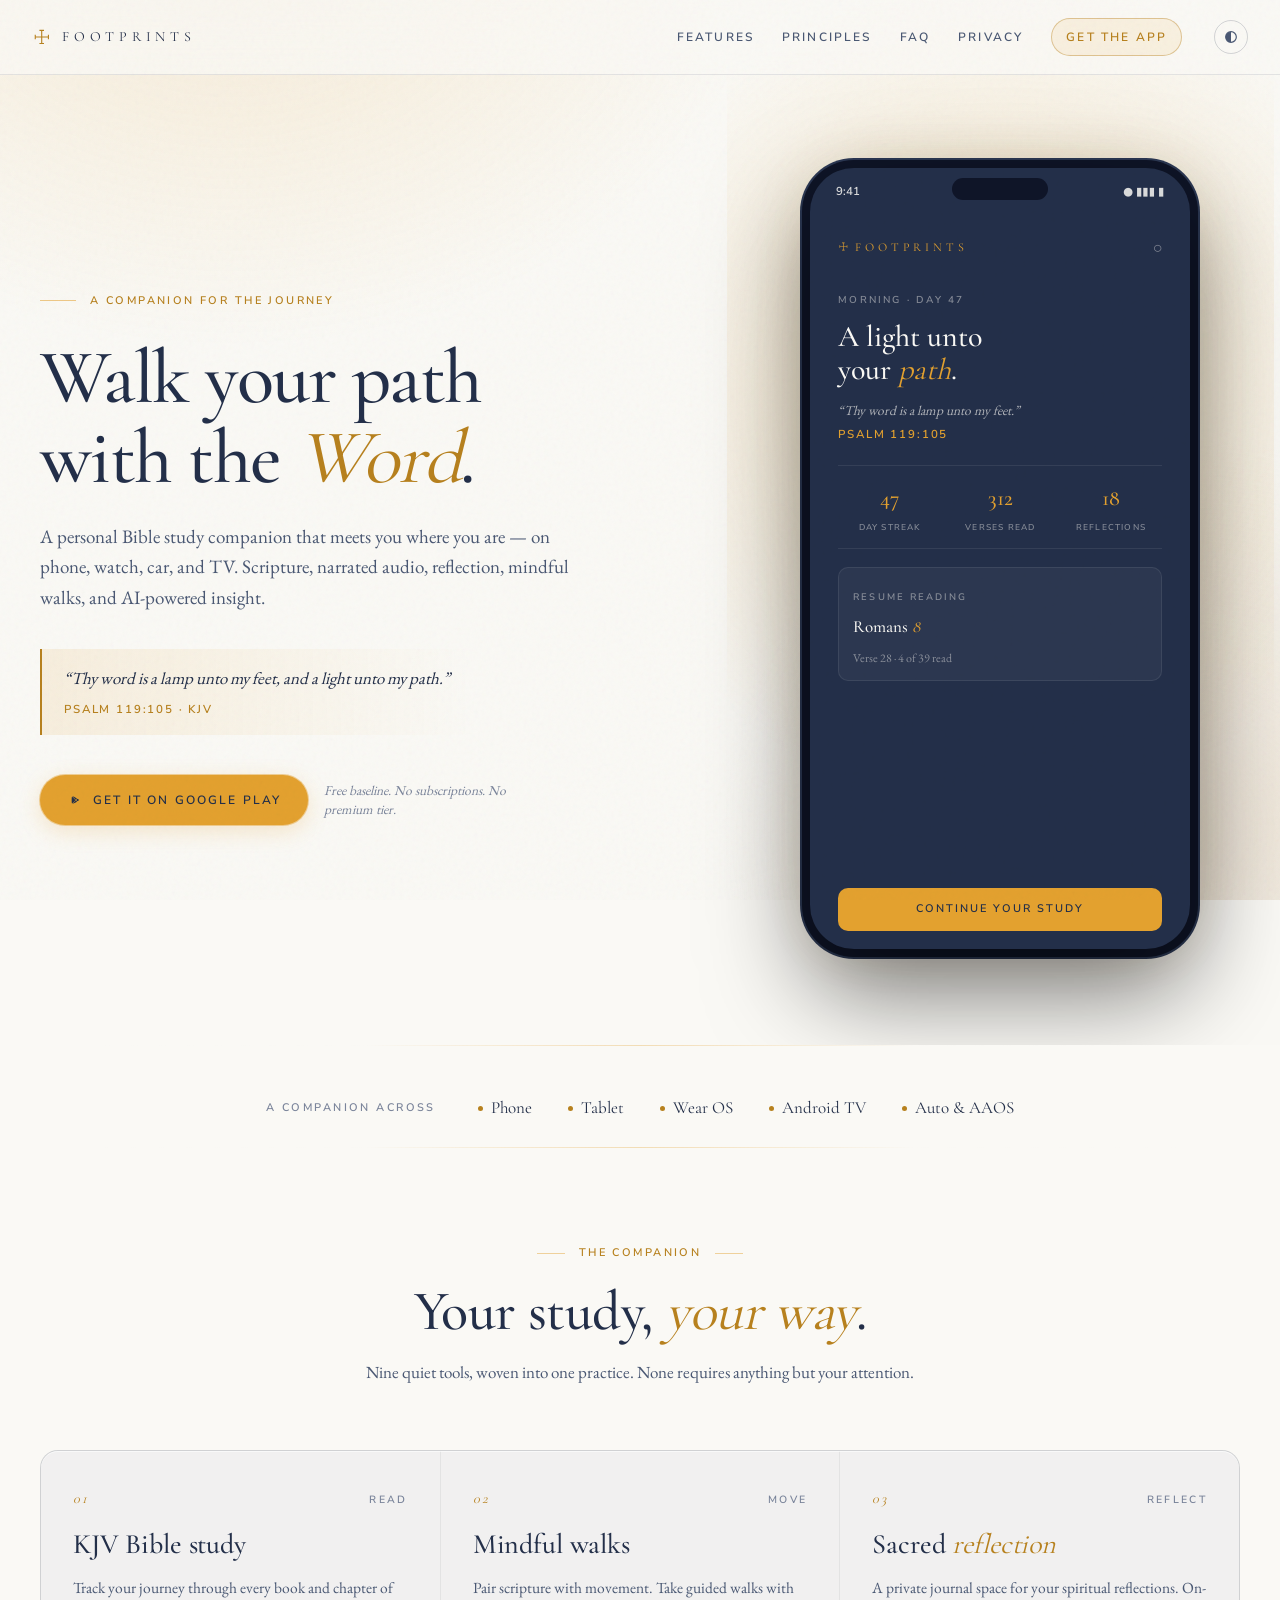
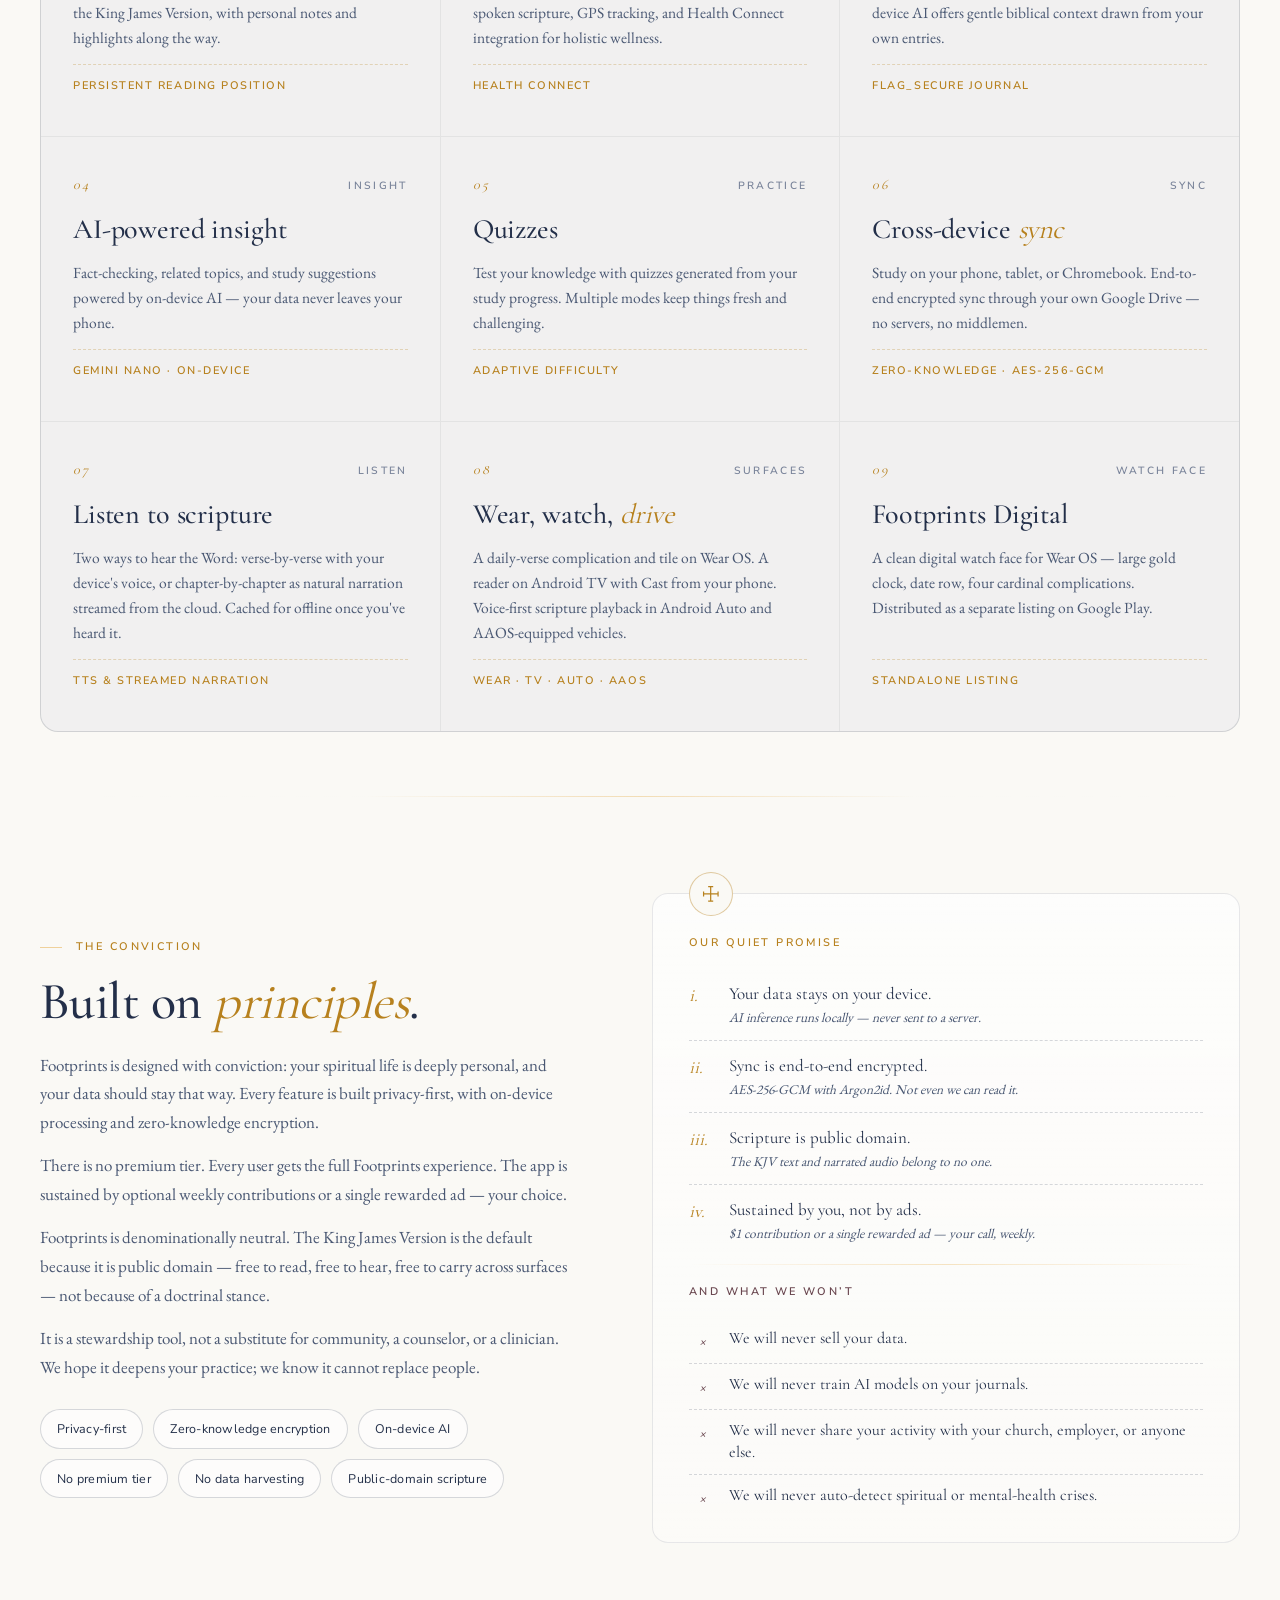
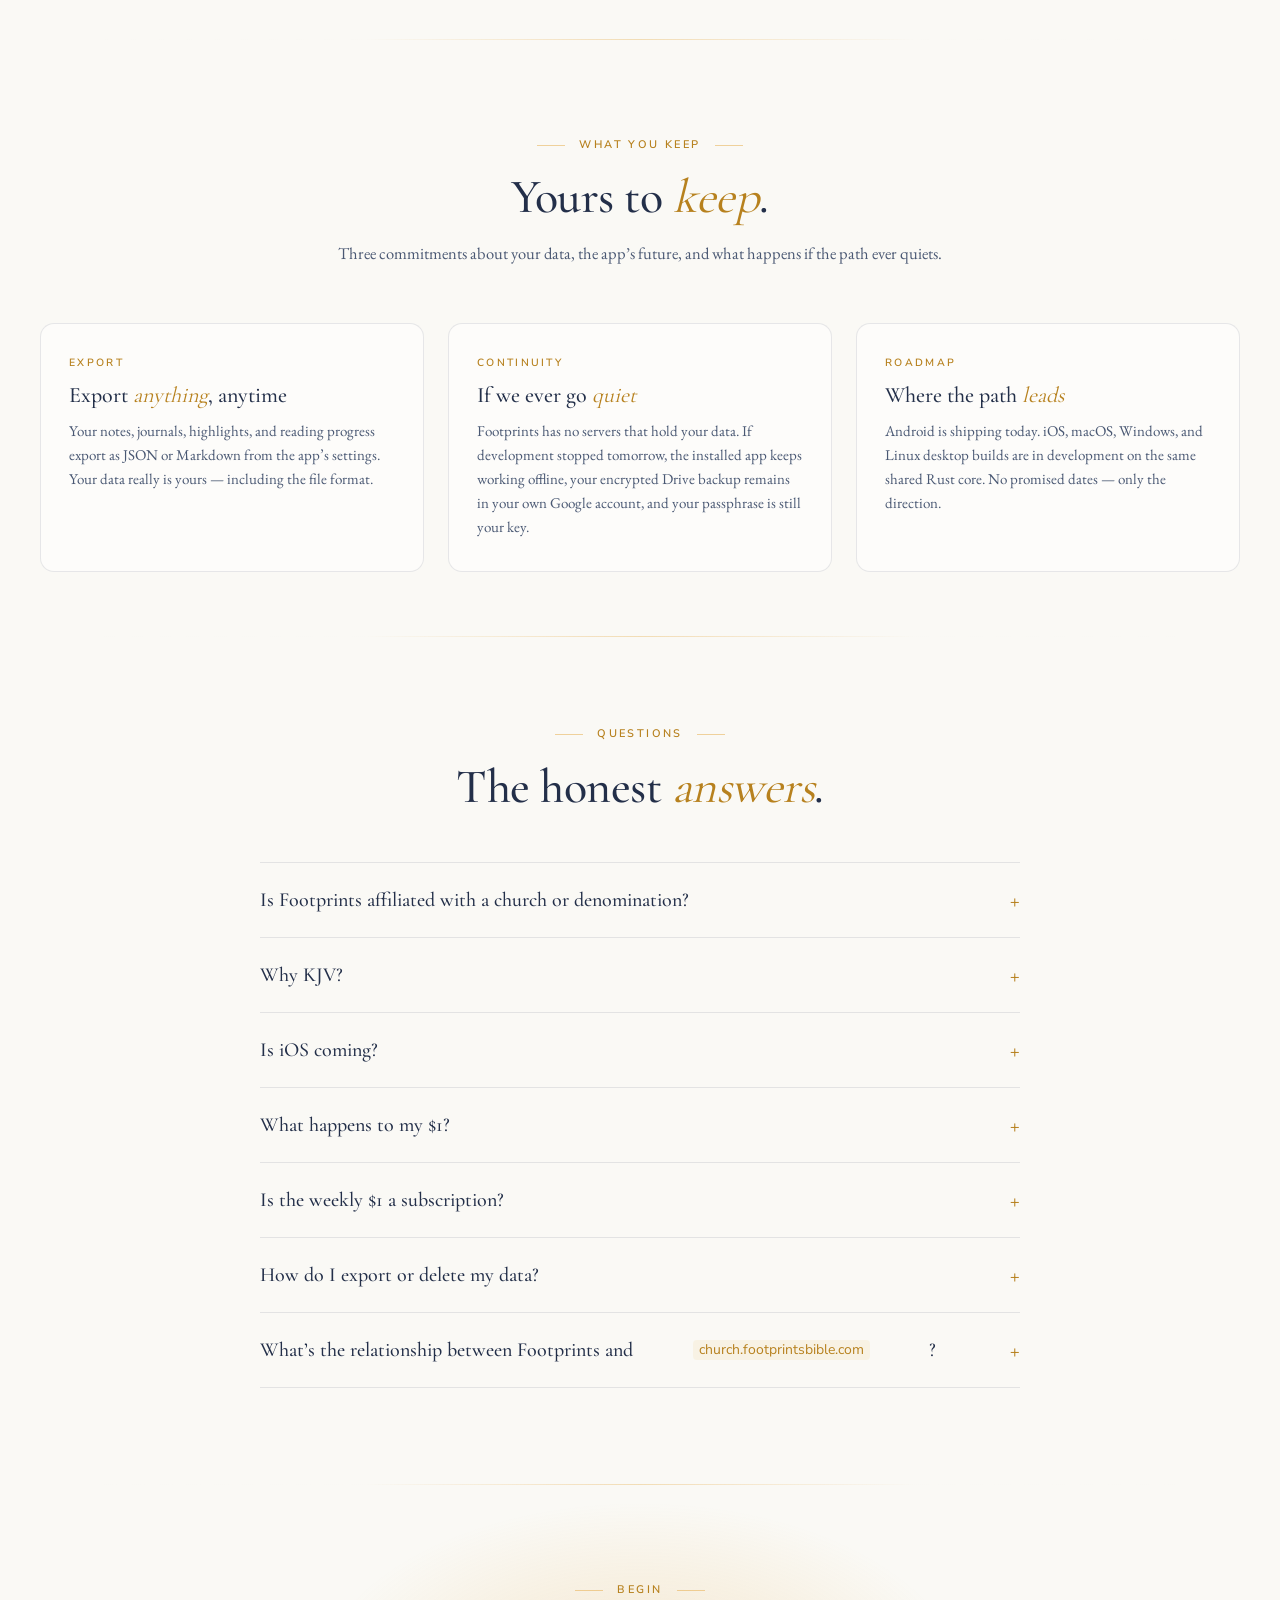
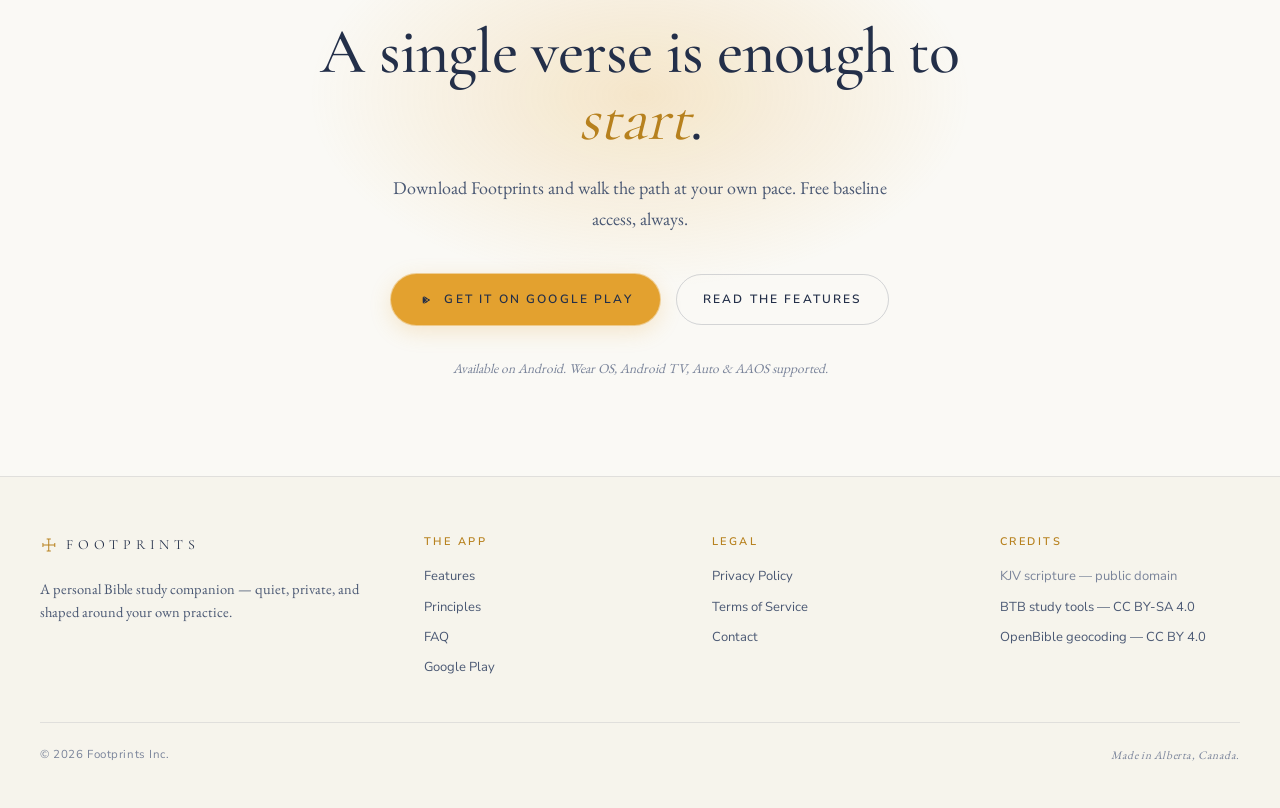
<file: docs/index.html>
<!doctype html>
<html lang="en">
<head>
<meta charset="utf-8">
<meta name="viewport" content="width=device-width, initial-scale=1.0">
<title>Footprints — Walk Your Path with the Word</title>
<meta name="description" content="Footprints is a personal Bible study companion across phone, watch, TV, and car — featuring KJV scripture, narrated audio, AI-powered tools, mindful walks, journaling, and quizzes.">
<meta name="color-scheme" content="light dark">
<link rel="icon" type="image/svg+xml" href="assets/favicon.svg">
<link rel="mask-icon" href="assets/footprints-mark.svg" color="#E3A12F">

<!-- Flash-free theme boot — runs before paint. Reads stored preference, falls back to system. -->
<script>
  (function () {
    var pref;
    try { pref = localStorage.getItem('fp-theme'); } catch (e) {}
    if (pref !== 'light' && pref !== 'dark') pref = 'auto';
    var resolved = pref === 'auto'
      ? (window.matchMedia('(prefers-color-scheme: dark)').matches ? 'dark' : 'light')
      : pref;
    document.documentElement.dataset.theme = resolved;
    document.documentElement.dataset.themePref = pref;
  })();
</script>

<link rel="stylesheet" href="site.css">
<style>
  /* ============================================================
     HERO
     ============================================================ */
  .hero {
    position: relative;
    padding: 168px 32px 96px;
    overflow: hidden;
  }
  .hero .wrap {
    display: grid;
    grid-template-columns: 1.15fr 0.85fr;
    gap: 72px;
    align-items: center;
  }
  .hero .text { position: relative; z-index: 2; }
  .hero .opening {
    display: flex; align-items: center; gap: 14px;
    margin-bottom: 28px;
  }
  .hero .opening .rule {
    width: 36px; height: 1px; background: rgba(227,161,47,.55);
  }
  .hero h1 {
    font-family: var(--font-display);
    font-weight: 500;
    font-size: clamp(48px, 6vw, 84px);
    line-height: 1.04;
    letter-spacing: -.02em;
    color: var(--fg);
    text-wrap: balance;
  }
  .hero h1 em {
    font-style: italic;
    color: var(--fp-gold);
    font-weight: 400;
  }
  .hero .lede {
    margin-top: 24px;
    font-family: var(--font-body);
    font-size: 19px;
    line-height: 1.6;
    color: var(--fg-muted);
    max-width: 540px;
  }
  .hero .verse {
    margin-top: 36px;
    padding: 16px 20px 16px 22px;
    border-left: 2px solid var(--fp-gold);
    background: linear-gradient(90deg, rgba(227,161,47,.06), transparent 80%);
    max-width: 540px;
  }
  .hero .verse p {
    font-family: var(--font-body);
    font-style: italic;
    font-size: 17px;
    line-height: 1.55;
    color: var(--fg);
  }
  .hero .verse .ref { display: block; margin-top: 8px; }
  .hero .cta-row {
    margin-top: 40px;
    display: flex;
    align-items: center;
    gap: 16px;
    flex-wrap: wrap;
  }
  .hero .cta-meta {
    font-family: var(--font-body);
    font-style: italic;
    font-size: 13.5px;
    color: var(--fg-subtle);
    max-width: 220px;
    line-height: 1.4;
  }

  /* Phone artifact — locked to dark surface in BOTH themes, because it's a device mockup */
  :root[data-theme="light"] .hero .phone {
    --fp-gold:    #E3A12F;
    --fg:         #FAF9F5;
    --fg-muted:   rgba(250,249,245,.66);
    --fg-subtle:  rgba(250,249,245,.45);
    --border:     rgba(250,249,245,.08);
    --border-2:   rgba(250,249,245,.14);
  }
  .hero .phone-stage {
    position: relative;
    width: 100%;
    max-width: 380px;
    margin: 0 auto;
    aspect-ratio: 360 / 740;
  }
  .hero .phone-stage::before {
    content: '';
    position: absolute;
    inset: -22%;
    background: radial-gradient(circle at 50% 35%, rgba(227,161,47,.22), transparent 55%);
    z-index: 0;
    pointer-events: none;
  }
  .hero .phone {
    position: absolute; inset: 0;
    border-radius: 44px;
    background: var(--fp-navy);
    box-shadow:
      0 40px 100px rgba(0,0,0,.55),
      0 0 0 8px #0f1528,
      0 0 0 10px #2d3a56,
      0 0 60px rgba(227,161,47,.12);
    overflow: hidden;
    display: flex;
    flex-direction: column;
  }
  .hero .phone .notch {
    position: absolute; top: 10px; left: 50%; transform: translateX(-50%);
    width: 96px; height: 22px;
    background: #0f1528; border-radius: 999px; z-index: 5;
  }
  .hero .phone .status {
    display: flex; justify-content: space-between; align-items: center;
    padding: 14px 26px 0;
    font-family: var(--font-ui);
    font-size: 11.5px; font-weight: 700;
    color: rgba(250,249,245,.85);
  }
  .hero .phone .scr {
    flex: 1;
    padding: 32px 28px 18px;
    display: flex;
    flex-direction: column;
    overflow: hidden;
  }
  .hero .phone .brand-row {
    display: flex; align-items: center; justify-content: space-between;
    margin-bottom: 22px;
  }
  .hero .phone .brand-row .mark {
    font-family: var(--font-display);
    font-weight: 400;
    font-size: 12px;
    letter-spacing: .32em;
    text-transform: uppercase;
    color: var(--fp-gold);
  }
  .hero .phone .brand-row .mark .c {
    width: 11px;
    height: 11px;
    margin-right: 6px;
    display: inline-block;
    vertical-align: -1px;
  }
  .hero .phone .brand-row .ic {
    color: var(--fg-subtle);
    font-size: 16px;
  }
  .hero .phone .greet .eyebrow-mute {
    font-size: 10px;
    color: var(--fg-subtle);
  }
  .hero .phone .greet h3 {
    font-family: var(--font-display);
    font-weight: 500;
    font-size: 30px;
    line-height: 1.1;
    margin-top: 8px;
    color: var(--fg);
  }
  .hero .phone .greet h3 em {
    font-style: italic;
    color: var(--fp-gold);
    font-weight: 400;
  }
  .hero .phone .greet .quote {
    margin-top: 14px;
    font-family: var(--font-body);
    font-style: italic;
    font-size: 13.5px;
    line-height: 1.5;
    color: var(--fg-muted);
  }
  .hero .phone .greet .quote .ref { display: block; margin-top: 6px; font-style: normal; color: var(--fp-gold); }
  .hero .phone .stats {
    display: grid;
    grid-template-columns: repeat(3, 1fr);
    gap: 8px;
    margin-top: 22px;
    padding: 14px 0;
    border-top: 1px solid var(--border);
    border-bottom: 1px solid var(--border);
  }
  .hero .phone .stat { text-align: center; }
  .hero .phone .stat .v {
    font-family: var(--font-display);
    font-weight: 500;
    font-size: 22px;
    color: var(--fp-gold);
  }
  .hero .phone .stat .l {
    font-family: var(--font-ui);
    font-size: 8.5px;
    font-weight: 700;
    letter-spacing: .14em;
    text-transform: uppercase;
    color: var(--fg-subtle);
    margin-top: 2px;
  }
  .hero .phone .resume {
    margin-top: 18px;
    padding: 12px 14px;
    background: rgba(250,249,245,.045);
    border: 1px solid var(--border);
    border-radius: 10px;
  }
  .hero .phone .resume .eyebrow-mute { font-size: 9.5px; }
  .hero .phone .resume .ttl {
    font-family: var(--font-display);
    font-weight: 500;
    font-size: 17px;
    margin-top: 4px;
    color: var(--fg);
  }
  .hero .phone .resume .ttl em { font-style: italic; color: var(--fp-gold); font-weight: 400; }
  .hero .phone .resume .meta {
    margin-top: 6px;
    font-family: var(--font-body);
    font-size: 12px;
    color: var(--fg-subtle);
  }
  .hero .phone .next {
    margin-top: auto;
    padding: 12px;
    border-radius: 10px;
    background: var(--fp-gold);
    color: var(--fp-navy);
    font-family: var(--font-ui);
    font-size: 11px;
    font-weight: 700;
    letter-spacing: .18em;
    text-transform: uppercase;
    text-align: center;
  }

  /* ============================================================
     SURFACES STRIP
     ============================================================ */
  .surfaces {
    padding: 48px 32px 24px;
  }
  .surfaces .wrap {
    display: flex;
    align-items: center;
    justify-content: center;
    flex-wrap: wrap;
    gap: 14px 36px;
  }
  .surfaces .lbl {
    font-family: var(--font-ui);
    font-size: 11px;
    font-weight: 700;
    letter-spacing: .22em;
    text-transform: uppercase;
    color: var(--fg-subtle);
    margin-right: 6px;
  }
  .surfaces .item {
    display: inline-flex;
    align-items: center;
    gap: 8px;
    font-family: var(--font-display);
    font-size: 17px;
    color: var(--fg);
  }
  .surfaces .item .dot {
    width: 5px; height: 5px;
    border-radius: 999px;
    background: var(--fp-gold);
  }
  .surfaces .item em {
    font-style: italic;
    color: var(--fp-gold);
    font-weight: 400;
  }

  /* ============================================================
     FEATURES
     ============================================================ */
  .features {
    padding: 96px 32px 64px;
  }
  .features .header {
    text-align: center;
    max-width: 720px;
    margin: 0 auto 64px;
  }
  .features .header .section-eyebrow { justify-content: center; margin-bottom: 18px; }
  .features .header h2 {
    font-family: var(--font-display);
    font-weight: 500;
    font-size: clamp(36px, 4.5vw, 56px);
    line-height: 1.08;
    letter-spacing: -.01em;
    color: var(--fg);
  }
  .features .header h2 em { font-style: italic; color: var(--fp-gold); font-weight: 400; }
  .features .header p {
    margin-top: 18px;
    font-family: var(--font-body);
    font-size: 17px;
    line-height: 1.6;
    color: var(--fg-muted);
  }
  .features .grid {
    display: grid;
    grid-template-columns: repeat(3, 1fr);
    gap: 1px;
    background: var(--border);
    border: 1px solid var(--border);
    border-radius: 18px;
    overflow: hidden;
  }
  .features .card {
    background: rgba(35,47,73,.5);
    padding: 36px 32px 40px;
    display: flex;
    flex-direction: column;
    gap: 14px;
    min-height: 280px;
    transition: background .25s ease;
  }
  .features .card:hover { background: rgba(35,47,73,.78); }
  .features .card .head {
    display: flex;
    align-items: baseline;
    justify-content: space-between;
    gap: 18px;
  }
  .features .card .num {
    font-family: var(--font-display);
    font-style: italic;
    font-weight: 400;
    font-size: 14px;
    color: var(--fp-gold);
    letter-spacing: .14em;
  }
  .features .card .cat {
    font-family: var(--font-ui);
    font-size: 10.5px;
    font-weight: 700;
    letter-spacing: .22em;
    text-transform: uppercase;
    color: var(--fg-subtle);
  }
  .features .card h3 {
    font-family: var(--font-display);
    font-weight: 500;
    font-size: 28px;
    line-height: 1.12;
    letter-spacing: -.005em;
    color: var(--fg);
    margin-top: 4px;
  }
  .features .card h3 em { font-style: italic; color: var(--fp-gold); font-weight: 400; }
  .features .card p {
    font-family: var(--font-body);
    font-size: 15.5px;
    line-height: 1.62;
    color: var(--fg-muted);
  }
  .features .card .tag {
    margin-top: auto;
    padding-top: 12px;
    display: inline-flex;
    align-items: center;
    gap: 8px;
    font-family: var(--font-ui);
    font-size: 11px;
    font-weight: 700;
    letter-spacing: .14em;
    text-transform: uppercase;
    color: var(--fp-gold);
    border-top: 1px dashed rgba(227,161,47,.18);
  }

  /* ============================================================
     PRINCIPLES
     ============================================================ */
  .principles {
    padding: 96px 32px;
    position: relative;
  }
  .principles .wrap {
    display: grid;
    grid-template-columns: 0.95fr 1.05fr;
    gap: 80px;
    align-items: center;
  }
  .principles .col-text .section-eyebrow.left { margin-bottom: 18px; }
  .principles h2 {
    font-family: var(--font-display);
    font-weight: 500;
    font-size: clamp(36px, 4.5vw, 52px);
    line-height: 1.08;
    letter-spacing: -.01em;
    color: var(--fg);
  }
  .principles h2 em { font-style: italic; color: var(--fp-gold); font-weight: 400; }
  .principles .body {
    margin-top: 20px;
    font-family: var(--font-body);
    font-size: 17px;
    line-height: 1.7;
    color: var(--fg-muted);
  }
  .principles .body + .body { margin-top: 14px; }
  .principles .chips {
    margin-top: 28px;
    display: flex;
    flex-wrap: wrap;
    gap: 10px;
  }
  .principles .chips span {
    padding: 8px 16px;
    border-radius: 999px;
    border: 1px solid var(--border-2);
    background: rgba(250,249,245,.04);
    font-family: var(--font-ui);
    font-size: 12.5px;
    font-weight: 500;
    color: var(--fg);
    letter-spacing: .02em;
  }

  .principles .promise {
    padding: 36px 36px 32px;
    border: 1px solid var(--border);
    border-radius: 16px;
    background:
      linear-gradient(180deg, rgba(35,47,73,.6), rgba(35,47,73,.25));
    position: relative;
  }
  .principles .promise .badge {
    position: absolute;
    top: -22px; left: 36px;
    width: 44px; height: 44px;
    display: flex; align-items: center; justify-content: center;
    background: var(--bg);
    color: var(--fp-gold);
    border: 1px solid var(--border-gold);
    border-radius: 999px;
  }
  .principles .promise .badge .fp-mark {
    width: 22px;
    height: 22px;
  }
  .principles .promise .eyebrow { margin-bottom: 16px; display: block; margin-top: 4px; }
  .principles .promise ul { list-style: none; }
  .principles .promise li {
    display: flex; align-items: flex-start; gap: 14px;
    padding: 14px 0;
    border-bottom: 1px dashed var(--border-2);
  }
  .principles .promise li:last-child { border-bottom: none; padding-bottom: 0; }
  .principles .promise li .num {
    font-family: var(--font-display);
    font-style: italic;
    font-size: 18px;
    color: var(--fp-gold);
    flex: 0 0 26px;
    line-height: 1.4;
  }
  .principles .promise li .t {
    font-family: var(--font-display);
    font-size: 17px;
    color: var(--fg);
    line-height: 1.35;
  }
  .principles .promise li .t em {
    display: block;
    margin-top: 2px;
    font-family: var(--font-body);
    font-style: italic;
    font-size: 13.5px;
    color: var(--fg-muted);
    font-weight: 400;
  }

  .principles .promise .promise-sep {
    margin: 22px 0 18px;
    height: 1px;
    background: linear-gradient(90deg, transparent, rgba(227,161,47,.28), transparent);
  }
  .principles .promise .eyebrow--never {
    color: var(--fp-mulberry);
    display: block;
  }
  :root[data-theme="dark"] .principles .promise .eyebrow--never {
    color: var(--fp-sand);
  }
  .principles .promise .never-list {
    list-style: none;
    margin-top: 4px;
  }
  .principles .promise .never-list li {
    display: flex;
    align-items: flex-start;
    gap: 14px;
    padding: 10px 0;
    border-bottom: 1px dashed var(--border-2);
  }
  .principles .promise .never-list li:last-child { border-bottom: none; padding-bottom: 0; }
  .principles .promise .never-list .x {
    font-family: var(--font-display);
    font-style: italic;
    font-size: 18px;
    color: var(--fp-mulberry);
    flex: 0 0 26px;
    line-height: 1.4;
    text-align: center;
  }
  :root[data-theme="dark"] .principles .promise .never-list .x {
    color: var(--fp-sand);
  }
  .principles .promise .never-list .t {
    font-family: var(--font-display);
    font-size: 16px;
    color: var(--fg);
    line-height: 1.35;
  }

  /* ============================================================
     CONTINUITY & ROADMAP
     ============================================================ */
  .continuity {
    padding: 96px 32px 64px;
  }
  .continuity .header {
    text-align: center;
    max-width: 720px;
    margin: 0 auto 56px;
  }
  .continuity .header .section-eyebrow { justify-content: center; margin-bottom: 18px; }
  .continuity .header h2 {
    font-family: var(--font-display);
    font-weight: 500;
    font-size: clamp(34px, 4vw, 48px);
    line-height: 1.08;
    letter-spacing: -.01em;
    color: var(--fg);
  }
  .continuity .header h2 em { font-style: italic; color: var(--fp-gold); font-weight: 400; }
  .continuity .header p {
    margin-top: 16px;
    font-family: var(--font-body);
    font-size: 16.5px;
    line-height: 1.6;
    color: var(--fg-muted);
  }
  .continuity .grid {
    display: grid;
    grid-template-columns: repeat(3, 1fr);
    gap: 24px;
  }
  .continuity .card {
    padding: 30px 28px 32px;
    border: 1px solid var(--border);
    border-radius: 14px;
    background: rgba(35,47,73,.32);
    display: flex;
    flex-direction: column;
    gap: 10px;
  }
  .continuity .card .cat {
    font-family: var(--font-ui);
    font-size: 10.5px;
    font-weight: 700;
    letter-spacing: .22em;
    text-transform: uppercase;
    color: var(--fp-gold);
  }
  .continuity .card h3 {
    font-family: var(--font-display);
    font-weight: 500;
    font-size: 22px;
    line-height: 1.18;
    color: var(--fg);
    margin-top: 2px;
  }
  .continuity .card h3 em { font-style: italic; color: var(--fp-gold); font-weight: 400; }
  .continuity .card p {
    font-family: var(--font-body);
    font-size: 15px;
    line-height: 1.6;
    color: var(--fg-muted);
  }
  :root[data-theme="light"] .continuity .card {
    background: rgba(255,255,255,.5);
  }

  /* ============================================================
     FAQ
     ============================================================ */
  .faq {
    padding: 88px 32px 96px;
  }
  .faq .header {
    text-align: center;
    margin-bottom: 48px;
  }
  .faq .header .section-eyebrow { justify-content: center; margin-bottom: 18px; }
  .faq .header h2 {
    font-family: var(--font-display);
    font-weight: 500;
    font-size: clamp(34px, 4vw, 48px);
    line-height: 1.08;
    letter-spacing: -.01em;
    color: var(--fg);
  }
  .faq .header h2 em { font-style: italic; color: var(--fp-gold); font-weight: 400; }
  .faq .list {
    border-top: 1px solid var(--border);
  }
  .faq details {
    border-bottom: 1px solid var(--border);
    padding: 18px 0;
  }
  .faq summary {
    cursor: pointer;
    list-style: none;
    display: flex;
    align-items: center;
    justify-content: space-between;
    gap: 16px;
    font-family: var(--font-display);
    font-weight: 500;
    font-size: 20px;
    line-height: 1.3;
    color: var(--fg);
    padding: 6px 0;
    transition: color .2s ease;
  }
  .faq summary::-webkit-details-marker { display: none; }
  .faq summary::after {
    content: '+';
    font-family: var(--font-display);
    font-size: 24px;
    color: var(--fp-gold);
    line-height: 1;
    flex: 0 0 24px;
    text-align: right;
    transition: transform .2s ease;
  }
  .faq details[open] summary::after { content: '\2212'; }
  .faq summary:hover { color: var(--fp-gold); }
  .faq details p {
    margin-top: 12px;
    font-family: var(--font-body);
    font-size: 16px;
    line-height: 1.65;
    color: var(--fg-muted);
    max-width: 64ch;
  }
  .faq details p + p { margin-top: 10px; }
  .faq details code {
    font-family: var(--font-ui);
    font-size: 14px;
    color: var(--fp-gold);
    background: rgba(227,161,47,.08);
    padding: 1px 6px;
    border-radius: 4px;
  }

  /* ============================================================
     CTA BAND
     ============================================================ */
  .cta-band {
    padding: 96px 32px;
    text-align: center;
    position: relative;
    overflow: hidden;
  }
  .cta-band::before {
    content: '';
    position: absolute;
    left: 50%;
    top: 0;
    transform: translateX(-50%);
    width: 720px; height: 420px;
    background: radial-gradient(ellipse at center, rgba(227,161,47,.18), transparent 65%);
    pointer-events: none;
    z-index: 0;
  }
  .cta-band .wrap-read { position: relative; z-index: 1; }
  .cta-band .section-eyebrow { justify-content: center; margin-bottom: 18px; }
  .cta-band h2 {
    font-family: var(--font-display);
    font-weight: 500;
    font-size: clamp(40px, 5vw, 64px);
    line-height: 1.06;
    letter-spacing: -.015em;
    color: var(--fg);
  }
  .cta-band h2 em { font-style: italic; color: var(--fp-gold); font-weight: 400; }
  .cta-band .lede {
    margin-top: 20px;
    font-family: var(--font-body);
    font-size: 18px;
    color: var(--fg-muted);
    max-width: 540px;
    margin-left: auto; margin-right: auto;
  }
  .cta-band .cta-row {
    margin-top: 40px;
    display: flex;
    justify-content: center;
    align-items: center;
    gap: 16px;
    flex-wrap: wrap;
  }
  .cta-band .footnote {
    margin-top: 32px;
    font-family: var(--font-body);
    font-style: italic;
    font-size: 13.5px;
    color: var(--fg-subtle);
  }

  /* ============================================================
     RESPONSIVE
     ============================================================ */
  @media (max-width: 980px) {
    .hero { padding: 130px 22px 64px; }
    .hero .wrap { grid-template-columns: 1fr; gap: 56px; }
    .hero .phone-stage { max-width: 320px; }
    .features .grid { grid-template-columns: 1fr; }
    .features .card { min-height: 0; }
    .principles { padding: 64px 22px; }
    .principles .wrap { grid-template-columns: 1fr; gap: 48px; }
    .continuity { padding: 72px 22px 48px; }
    .continuity .grid { grid-template-columns: 1fr; gap: 16px; }
    .faq { padding: 64px 22px 80px; }
    .faq summary { font-size: 18px; }
    .cta-band { padding: 80px 22px; }
  }
  @media (max-width: 540px) {
    .hero h1 { font-size: 44px; }
    .surfaces .wrap { gap: 12px 22px; }
    .surfaces .item { font-size: 15px; }
  }
</style>
</head>
<body>

<!-- NAV -->
<nav class="site-nav">
  <a href="./" class="brand">
    <svg class="cross fp-mark" viewBox="0 0 512 512" fill="currentColor" aria-hidden="true"><path d="M189.944 438V409.84H234.488V269.04H97.272V313.584H69.112V196.336H97.272V240.88H234.488V100.592H189.944V72.432H307.192V100.592H262.648V240.88H406.52V196.336H434.68V313.584H406.52V269.04H262.648V409.84H307.192V438H189.944Z"/></svg>
    <span class="mark">Footprints</span>
  </a>
  <div class="links">
    <a href="#features">Features</a>
    <a href="#principles">Principles</a>
    <a href="#faq">FAQ</a>
    <a href="privacy-policy.html">Privacy</a>
    <a href="https://play.google.com/store/apps/details?id=com.cntr.footprints" target="_blank" rel="noopener" class="cta">Get the app</a>
    <button type="button" id="theme-toggle" class="theme-toggle" aria-label="Theme: follow system" title="Theme: follow system">
      <svg class="ic ic-auto" viewBox="0 0 24 24" fill="none" stroke="currentColor" stroke-width="1.75" stroke-linecap="round" stroke-linejoin="round" aria-hidden="true">
        <circle cx="12" cy="12" r="8"></circle>
        <path d="M12 4a8 8 0 0 0 0 16z" fill="currentColor" stroke="none"></path>
      </svg>
      <svg class="ic ic-light" viewBox="0 0 24 24" fill="none" stroke="currentColor" stroke-width="1.75" stroke-linecap="round" stroke-linejoin="round" aria-hidden="true">
        <circle cx="12" cy="12" r="4"></circle>
        <path d="M12 2v2M12 20v2M4.93 4.93l1.41 1.41M17.66 17.66l1.41 1.41M2 12h2M20 12h2M4.93 19.07l1.41-1.41M17.66 6.34l1.41-1.41"></path>
      </svg>
      <svg class="ic ic-dark" viewBox="0 0 24 24" fill="none" stroke="currentColor" stroke-width="1.75" stroke-linecap="round" stroke-linejoin="round" aria-hidden="true">
        <path d="M21 12.79A9 9 0 1 1 11.21 3a7 7 0 0 0 9.79 9.79z"></path>
      </svg>
    </button>
  </div>
</nav>

<!-- HERO -->
<section class="hero">
  <div class="wrap">

    <div class="text">
      <div class="opening">
        <span class="rule"></span>
        <span class="eyebrow">A companion for the journey</span>
      </div>

      <h1>Walk your path<br>with the <em>Word</em>.</h1>

      <p class="lede">A personal Bible study companion that meets you where you are — on phone, watch, car, and TV. Scripture, narrated audio, reflection, mindful walks, and AI-powered insight.</p>

      <blockquote class="verse">
        <p>&ldquo;Thy word is a lamp unto my feet, and a light unto my path.&rdquo;</p>
        <span class="ref">Psalm 119:105 · KJV</span>
      </blockquote>

      <div class="cta-row">
        <a href="https://play.google.com/store/apps/details?id=com.cntr.footprints"
           target="_blank" rel="noopener" class="btn btn-primary">
          <svg class="play-icon" viewBox="0 0 960 960" fill="currentColor" aria-hidden="true"><path d="M629.816 562.299C541.126 473.91 530.44 493.685 632.812 410.289C742.674 488.691 763.349 464.421 629.816 562.299Z"/><path d="M531.639 463.122C256.782 200.251 271.963 188.066 592.163 384.121C595.06 387.117 606.645 389.614 601.352 394.708C577.981 417.279 555.309 439.951 531.639 463.122Z"/><path d="M338.578 701.226C398.004 635.209 463.722 573.985 525.345 509.666C530.239 504.672 532.136 504.572 536.83 509.366C558.603 531.438 580.376 553.611 602.149 575.783C536.431 633.71 436.656 681.351 346.868 703.124C343.172 702.225 340.875 701.725 338.578 701.226Z"/><path d="M310.314 691.039C298.529 701.226 289.141 663.274 291.638 656.881C288.542 629.016 259.877 202.35 317.106 289.441C373.935 347.069 431.163 404.197 488.192 461.626C492.587 469.815 513.56 478.504 505.97 488.093C439.253 554.21 372.736 620.827 310.314 691.039Z"/></svg>
          Get it on Google Play
        </a>
        <span class="cta-meta">Free baseline. No subscriptions. No premium tier.</span>
      </div>
    </div>

    <div class="phone-stage" aria-hidden="true">
      <div class="phone">
        <div class="notch"></div>
        <div class="status">
          <span>9:41</span>
          <span>●  ▮▮▮  ▮</span>
        </div>
        <div class="scr">
          <div class="brand-row">
            <span class="mark"><svg class="c fp-mark" viewBox="0 0 512 512" fill="currentColor" aria-hidden="true"><path d="M189.944 438V409.84H234.488V269.04H97.272V313.584H69.112V196.336H97.272V240.88H234.488V100.592H189.944V72.432H307.192V100.592H262.648V240.88H406.52V196.336H434.68V313.584H406.52V269.04H262.648V409.84H307.192V438H189.944Z"/></svg>Footprints</span>
            <span class="ic">○</span>
          </div>

          <div class="greet">
            <span class="eyebrow-mute">Morning · Day 47</span>
            <h3>A light unto<br>your <em>path</em>.</h3>
            <p class="quote">&ldquo;Thy word is a lamp unto my feet.&rdquo;
              <span class="ref">Psalm 119:105</span>
            </p>
          </div>

          <div class="stats">
            <div class="stat"><div class="v">47</div><div class="l">Day streak</div></div>
            <div class="stat"><div class="v">312</div><div class="l">Verses read</div></div>
            <div class="stat"><div class="v">18</div><div class="l">Reflections</div></div>
          </div>

          <div class="resume">
            <span class="eyebrow-mute">Resume reading</span>
            <div class="ttl">Romans <em>8</em></div>
            <div class="meta">Verse 28 · 4 of 39 read</div>
          </div>

          <div class="next">Continue your study</div>
        </div>
      </div>
    </div>

  </div>
</section>

<div class="divider-line"></div>

<!-- SURFACES STRIP -->
<section class="surfaces">
  <div class="wrap">
    <span class="lbl">A companion across</span>
    <span class="item"><span class="dot"></span>Phone</span>
    <span class="item"><span class="dot"></span>Tablet</span>
    <span class="item"><span class="dot"></span>Wear OS</span>
    <span class="item"><span class="dot"></span>Android TV</span>
    <span class="item"><span class="dot"></span>Auto &amp; AAOS</span>
  </div>
</section>

<div class="divider-line"></div>

<!-- FEATURES -->
<section class="features" id="features">
  <div class="wrap">
    <div class="header">
      <div class="section-eyebrow"><span class="eyebrow">The Companion</span></div>
      <h2>Your study, <em>your way</em>.</h2>
      <p>Nine quiet tools, woven into one practice. None requires anything but your attention.</p>
    </div>

    <div class="grid">

      <article class="card">
        <div class="head">
          <span class="num">01</span>
          <span class="cat">Read</span>
        </div>
        <h3>KJV Bible study</h3>
        <p>Track your journey through every book and chapter of the King James Version, with personal notes and highlights along the way.</p>
        <span class="tag">Persistent reading position</span>
      </article>

      <article class="card">
        <div class="head">
          <span class="num">02</span>
          <span class="cat">Move</span>
        </div>
        <h3>Mindful walks</h3>
        <p>Pair scripture with movement. Take guided walks with spoken scripture, GPS tracking, and Health Connect integration for holistic wellness.</p>
        <span class="tag">Health Connect</span>
      </article>

      <article class="card">
        <div class="head">
          <span class="num">03</span>
          <span class="cat">Reflect</span>
        </div>
        <h3>Sacred <em>reflection</em></h3>
        <p>A private journal space for your spiritual reflections. On-device AI offers gentle biblical context drawn from your own entries.</p>
        <span class="tag">FLAG_SECURE journal</span>
      </article>

      <article class="card">
        <div class="head">
          <span class="num">04</span>
          <span class="cat">Insight</span>
        </div>
        <h3>AI-powered insight</h3>
        <p>Fact-checking, related topics, and study suggestions powered by on-device AI — your data never leaves your phone.</p>
        <span class="tag">Gemini Nano · on-device</span>
      </article>

      <article class="card">
        <div class="head">
          <span class="num">05</span>
          <span class="cat">Practice</span>
        </div>
        <h3>Quizzes</h3>
        <p>Test your knowledge with quizzes generated from your study progress. Multiple modes keep things fresh and challenging.</p>
        <span class="tag">Adaptive difficulty</span>
      </article>

      <article class="card">
        <div class="head">
          <span class="num">06</span>
          <span class="cat">Sync</span>
        </div>
        <h3>Cross-device <em>sync</em></h3>
        <p>Study on your phone, tablet, or Chromebook. End-to-end encrypted sync through your own Google Drive — no servers, no middlemen.</p>
        <span class="tag">Zero-knowledge · AES-256-GCM</span>
      </article>

      <article class="card">
        <div class="head">
          <span class="num">07</span>
          <span class="cat">Listen</span>
        </div>
        <h3>Listen to scripture</h3>
        <p>Two ways to hear the Word: verse-by-verse with your device's voice, or chapter-by-chapter as natural narration streamed from the cloud. Cached for offline once you've heard it.</p>
        <span class="tag">TTS &amp; streamed narration</span>
      </article>

      <article class="card">
        <div class="head">
          <span class="num">08</span>
          <span class="cat">Surfaces</span>
        </div>
        <h3>Wear, watch, <em>drive</em></h3>
        <p>A daily-verse complication and tile on Wear OS. A reader on Android TV with Cast from your phone. Voice-first scripture playback in Android Auto and AAOS-equipped vehicles.</p>
        <span class="tag">Wear · TV · Auto · AAOS</span>
      </article>

      <article class="card">
        <div class="head">
          <span class="num">09</span>
          <span class="cat">Watch face</span>
        </div>
        <h3>Footprints Digital</h3>
        <p>A clean digital watch face for Wear OS — large gold clock, date row, four cardinal complications. Distributed as a separate listing on Google Play.</p>
        <span class="tag">Standalone listing</span>
      </article>

    </div>
  </div>
</section>

<div class="divider-line"></div>

<!-- PRINCIPLES -->
<section class="principles" id="principles">
  <div class="wrap">

    <div class="col-text">
      <div class="section-eyebrow left"><span class="eyebrow">The Conviction</span></div>
      <h2>Built on <em>principles</em>.</h2>
      <p class="body">Footprints is designed with conviction: your spiritual life is deeply personal, and your data should stay that way. Every feature is built privacy-first, with on-device processing and zero-knowledge encryption.</p>
      <p class="body">There is no premium tier. Every user gets the full Footprints experience. The app is sustained by optional weekly contributions or a single rewarded ad — your choice.</p>
      <p class="body">Footprints is denominationally neutral. The King James Version is the default because it is public domain — free to read, free to hear, free to carry across surfaces — not because of a doctrinal stance.</p>
      <p class="body">It is a stewardship tool, not a substitute for community, a counselor, or a clinician. We hope it deepens your practice; we know it cannot replace people.</p>

      <div class="chips">
        <span>Privacy-first</span>
        <span>Zero-knowledge encryption</span>
        <span>On-device AI</span>
        <span>No premium tier</span>
        <span>No data harvesting</span>
        <span>Public-domain scripture</span>
      </div>
    </div>

    <aside class="promise">
      <span class="badge" aria-hidden="true">
        <svg class="fp-mark" viewBox="0 0 512 512" fill="currentColor"><path d="M189.944 438V409.84H234.488V269.04H97.272V313.584H69.112V196.336H97.272V240.88H234.488V100.592H189.944V72.432H307.192V100.592H262.648V240.88H406.52V196.336H434.68V313.584H406.52V269.04H262.648V409.84H307.192V438H189.944Z"/></svg>
      </span>
      <span class="eyebrow">Our quiet promise</span>
      <ul>
        <li>
          <span class="num">i.</span>
          <span class="t">Your data stays on your device.
            <em>AI inference runs locally — never sent to a server.</em>
          </span>
        </li>
        <li>
          <span class="num">ii.</span>
          <span class="t">Sync is end-to-end encrypted.
            <em>AES-256-GCM with Argon2id. Not even we can read it.</em>
          </span>
        </li>
        <li>
          <span class="num">iii.</span>
          <span class="t">Scripture is public domain.
            <em>The KJV text and narrated audio belong to no one.</em>
          </span>
        </li>
        <li>
          <span class="num">iv.</span>
          <span class="t">Sustained by you, not by ads.
            <em>$1 contribution or a single rewarded ad — your call, weekly.</em>
          </span>
        </li>
      </ul>

      <div class="promise-sep" aria-hidden="true"></div>
      <span class="eyebrow eyebrow--never">And what we won&rsquo;t</span>
      <ul class="never-list">
        <li>
          <span class="x" aria-hidden="true">×</span>
          <span class="t">We will never sell your data.</span>
        </li>
        <li>
          <span class="x" aria-hidden="true">×</span>
          <span class="t">We will never train AI models on your journals.</span>
        </li>
        <li>
          <span class="x" aria-hidden="true">×</span>
          <span class="t">We will never share your activity with your church, employer, or anyone else.</span>
        </li>
        <li>
          <span class="x" aria-hidden="true">×</span>
          <span class="t">We will never auto-detect spiritual or mental-health crises.</span>
        </li>
      </ul>
    </aside>

  </div>
</section>

<div class="divider-line"></div>

<!-- CONTINUITY & ROADMAP -->
<section class="continuity" id="continuity">
  <div class="wrap">
    <div class="header">
      <div class="section-eyebrow"><span class="eyebrow">What you keep</span></div>
      <h2>Yours to <em>keep</em>.</h2>
      <p>Three commitments about your data, the app&rsquo;s future, and what happens if the path ever quiets.</p>
    </div>

    <div class="grid">
      <article class="card">
        <span class="cat">Export</span>
        <h3>Export <em>anything</em>, anytime</h3>
        <p>Your notes, journals, highlights, and reading progress export as JSON or Markdown from the app&rsquo;s settings. Your data really is yours — including the file format.</p>
      </article>

      <article class="card">
        <span class="cat">Continuity</span>
        <h3>If we ever go <em>quiet</em></h3>
        <p>Footprints has no servers that hold your data. If development stopped tomorrow, the installed app keeps working offline, your encrypted Drive backup remains in your own Google account, and your passphrase is still your key.</p>
      </article>

      <article class="card">
        <span class="cat">Roadmap</span>
        <h3>Where the path <em>leads</em></h3>
        <p>Android is shipping today. iOS, macOS, Windows, and Linux desktop builds are in development on the same shared Rust core. No promised dates — only the direction.</p>
      </article>
    </div>
  </div>
</section>

<div class="divider-line"></div>

<!-- FAQ -->
<section class="faq" id="faq">
  <div class="wrap-read">
    <div class="header">
      <div class="section-eyebrow"><span class="eyebrow">Questions</span></div>
      <h2>The honest <em>answers</em>.</h2>
    </div>

    <div class="list">
      <details>
        <summary>Is Footprints affiliated with a church or denomination?</summary>
        <p>No. Footprints is independently developed and denominationally neutral. It defaults to the King James Version because the KJV is in the public domain — a practical choice, not a doctrinal one.</p>
      </details>

      <details>
        <summary>Why KJV?</summary>
        <p>Because it is the most widely beloved English translation that is free for everyone to read, hear, distribute, and adapt. Public-domain text means no licensing fees, no per-verse restrictions, and full control over offline reading, narrated audio, and on-device AI.</p>
      </details>

      <details>
        <summary>Is iOS coming?</summary>
        <p>Yes — it is on the roadmap. The Rust core that powers the Android, Tauri-desktop, and GTK Linux builds is shared, so iOS, macOS, and Windows builds use the same foundation. No public date yet.</p>
      </details>

      <details>
        <summary>What happens to my $1?</summary>
        <p>It pays for the things the app actually costs: Cloudflare R2 bandwidth for narrated audio and AI model downloads, the Google Play Developer fee, and the time spent building. Anything left over keeps the project sustainable. There is no investor takeout.</p>
      </details>

      <details>
        <summary>Is the weekly $1 a subscription?</summary>
        <p>No — it is an optional weekly contribution through Google Play Billing, processed one week at a time. Every Footprints feature works without it. You can also choose to watch a single rewarded ad instead, or do neither. There is no premium tier behind a paywall.</p>
      </details>

      <details>
        <summary>How do I export or delete my data?</summary>
        <p>All your data lives on your device. From the app&rsquo;s settings you can export everything as JSON or Markdown and delete locally stored data at any time. If you enabled cross-device sync, you can also remove the encrypted Drive backup from the same screen.</p>
      </details>

      <details>
        <summary>What&rsquo;s the relationship between Footprints and <code>church.footprintsbible.com</code>?</summary>
        <p>Footprints (the app) is a personal Bible study companion. The church management system at <code>church.footprintsbible.com</code> is a separate product on the same brand for congregations who want a private way to organize their community. The two are independent: the app never pushes your activity to any congregation, and the church platform never sees your personal study data.</p>
      </details>
    </div>
  </div>
</section>

<div class="divider-line"></div>

<!-- CLOSING CTA -->
<section class="cta-band">
  <div class="wrap-read">
    <div class="section-eyebrow"><span class="eyebrow">Begin</span></div>
    <h2>A single verse is enough to <em>start</em>.</h2>
    <p class="lede">Download Footprints and walk the path at your own pace. Free baseline access, always.</p>
    <div class="cta-row">
      <a href="https://play.google.com/store/apps/details?id=com.cntr.footprints"
         target="_blank" rel="noopener" class="btn btn-primary">
        <svg class="play-icon" viewBox="0 0 960 960" fill="currentColor" aria-hidden="true"><path d="M629.816 562.299C541.126 473.91 530.44 493.685 632.812 410.289C742.674 488.691 763.349 464.421 629.816 562.299Z"/><path d="M531.639 463.122C256.782 200.251 271.963 188.066 592.163 384.121C595.06 387.117 606.645 389.614 601.352 394.708C577.981 417.279 555.309 439.951 531.639 463.122Z"/><path d="M338.578 701.226C398.004 635.209 463.722 573.985 525.345 509.666C530.239 504.672 532.136 504.572 536.83 509.366C558.603 531.438 580.376 553.611 602.149 575.783C536.431 633.71 436.656 681.351 346.868 703.124C343.172 702.225 340.875 701.725 338.578 701.226Z"/><path d="M310.314 691.039C298.529 701.226 289.141 663.274 291.638 656.881C288.542 629.016 259.877 202.35 317.106 289.441C373.935 347.069 431.163 404.197 488.192 461.626C492.587 469.815 513.56 478.504 505.97 488.093C439.253 554.21 372.736 620.827 310.314 691.039Z"/></svg>
        Get it on Google Play
      </a>
      <a href="#features" class="btn btn-ghost">Read the features</a>
    </div>
    <p class="footnote">Available on Android. Wear OS, Android TV, Auto &amp; AAOS supported.</p>
  </div>
</section>

<!-- FOOTER -->
<footer class="site-foot">
  <div class="wrap">
    <div class="brand-block">
      <span class="brand-row">
        <svg class="cross fp-mark" viewBox="0 0 512 512" fill="currentColor" aria-hidden="true"><path d="M189.944 438V409.84H234.488V269.04H97.272V313.584H69.112V196.336H97.272V240.88H234.488V100.592H189.944V72.432H307.192V100.592H262.648V240.88H406.52V196.336H434.68V313.584H406.52V269.04H262.648V409.84H307.192V438H189.944Z"/></svg>
        <span class="mark">Footprints</span>
      </span>
      <p>A personal Bible study companion — quiet, private, and shaped around your own practice.</p>
    </div>
    <div class="col">
      <h4>The app</h4>
      <a href="#features">Features</a>
      <a href="#principles">Principles</a>
      <a href="#faq">FAQ</a>
      <a href="https://play.google.com/store/apps/details?id=com.cntr.footprints" target="_blank" rel="noopener">Google Play</a>
    </div>
    <div class="col">
      <h4>Legal</h4>
      <a href="privacy-policy.html">Privacy Policy</a>
      <a href="terms-of-service.html">Terms of Service</a>
      <a href="mailto:hello@footprintsbible.com">Contact</a>
    </div>
    <div class="col">
      <h4>Credits</h4>
      <span class="static">KJV scripture &mdash; public domain</span>
      <a href="https://github.com/revjude/BTB" target="_blank" rel="noopener">BTB study tools &mdash; CC BY-SA 4.0</a>
      <a href="https://www.openbible.info/geo/" target="_blank" rel="noopener">OpenBible geocoding &mdash; CC BY 4.0</a>
    </div>
  </div>
  <div class="site-foot-bottom">
    <span>&copy; 2026 Footprints Inc.</span>
    <span class="made">Made in Alberta, Canada.</span>
  </div>
</footer>

<script>
  (function () {
    var root = document.documentElement;
    var btn = document.getElementById('theme-toggle');
    var media = window.matchMedia('(prefers-color-scheme: dark)');

    var LABELS = {
      auto:  'Theme: follow system (click to switch to light)',
      light: 'Theme: light (click to switch to dark)',
      dark:  'Theme: dark (click to follow system)'
    };
    var NEXT = { auto: 'light', light: 'dark', dark: 'auto' };

    function readPref() {
      try {
        var v = localStorage.getItem('fp-theme');
        return v === 'light' || v === 'dark' ? v : 'auto';
      } catch (e) { return 'auto'; }
    }
    function writePref(pref) {
      try {
        if (pref === 'auto') localStorage.removeItem('fp-theme');
        else localStorage.setItem('fp-theme', pref);
      } catch (e) {}
    }
    function resolve(pref) {
      return pref === 'auto' ? (media.matches ? 'dark' : 'light') : pref;
    }
    function apply(pref) {
      root.dataset.themePref = pref;
      root.dataset.theme = resolve(pref);
      if (btn) {
        btn.setAttribute('aria-label', LABELS[pref]);
        btn.setAttribute('title', LABELS[pref]);
      }
    }

    apply(readPref());

    if (btn) {
      btn.addEventListener('click', function () {
        var next = NEXT[readPref()];
        writePref(next);
        apply(next);
      });
    }

    var onMediaChange = function () {
      if (readPref() === 'auto') apply('auto');
    };
    if (typeof media.addEventListener === 'function') {
      media.addEventListener('change', onMediaChange);
    } else if (typeof media.addListener === 'function') {
      media.addListener(onMediaChange);
    }
  })();
</script>

</body>
</html>
</file>
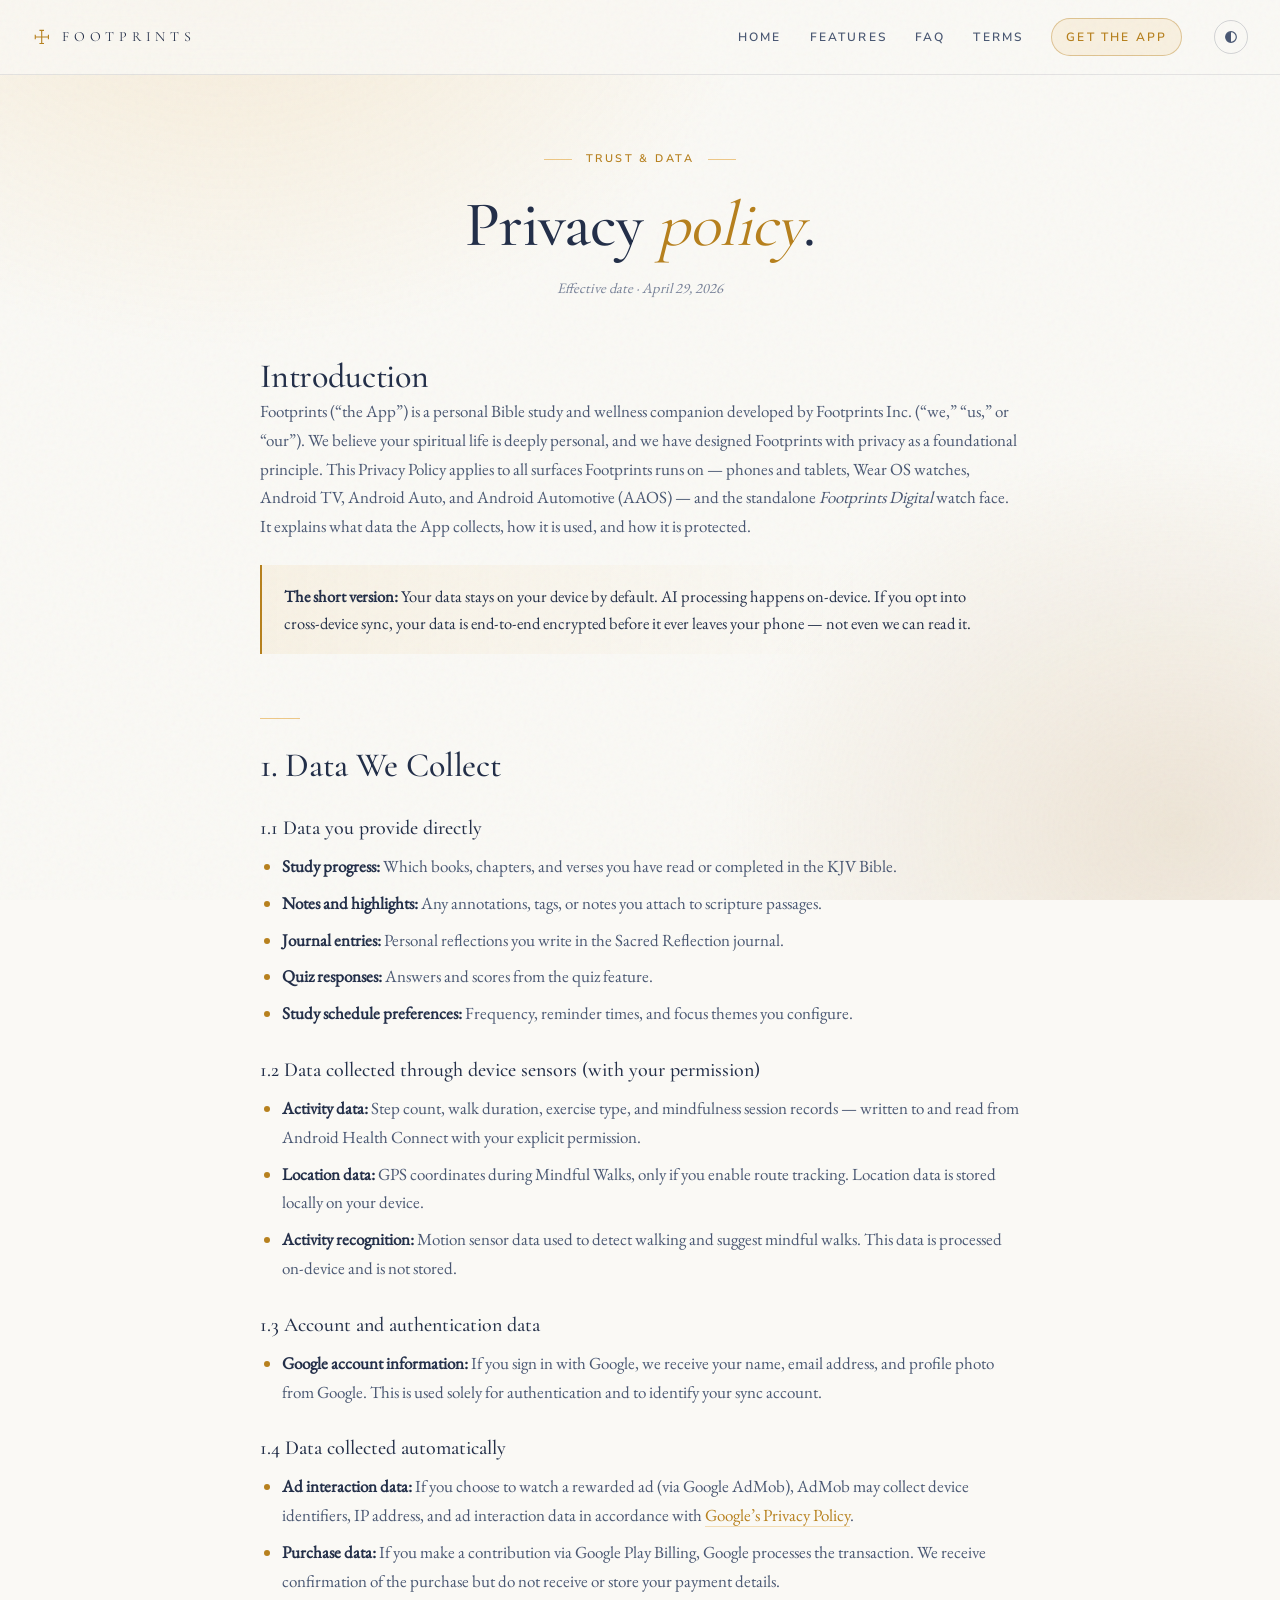
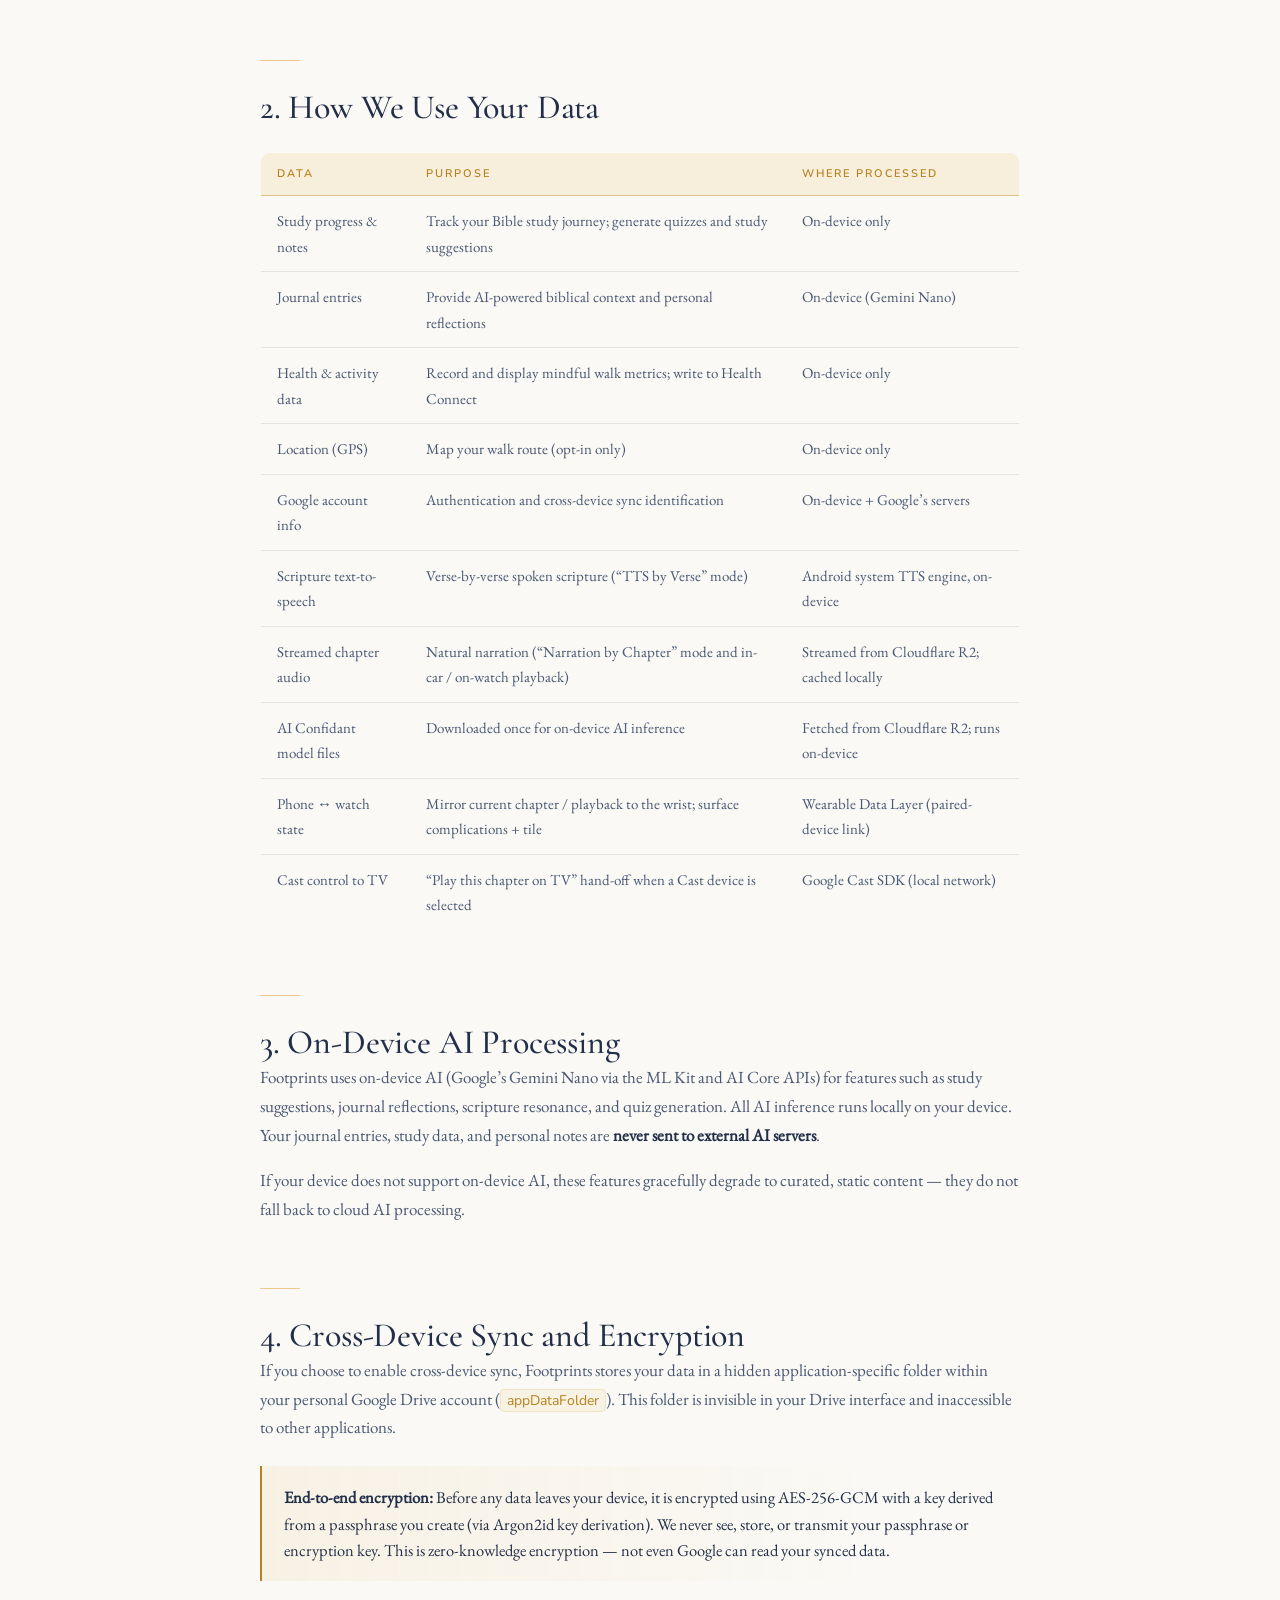
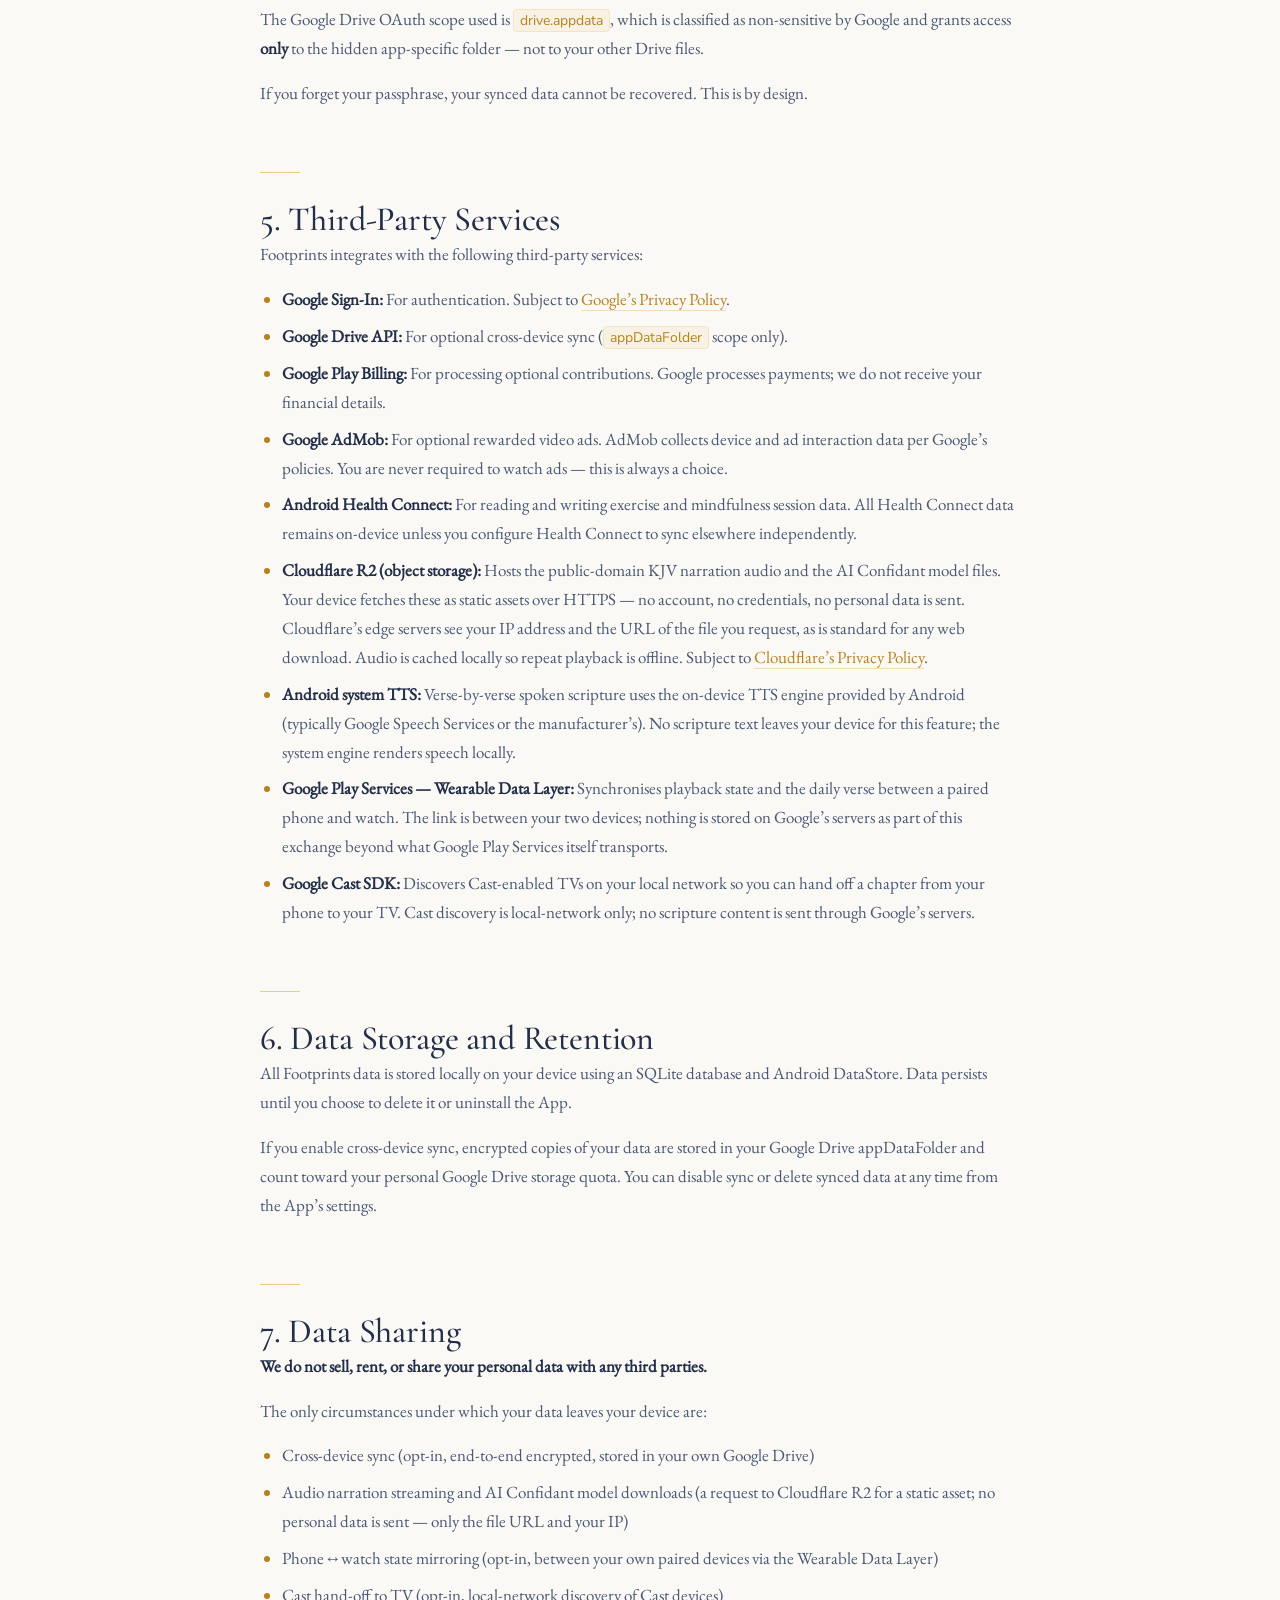
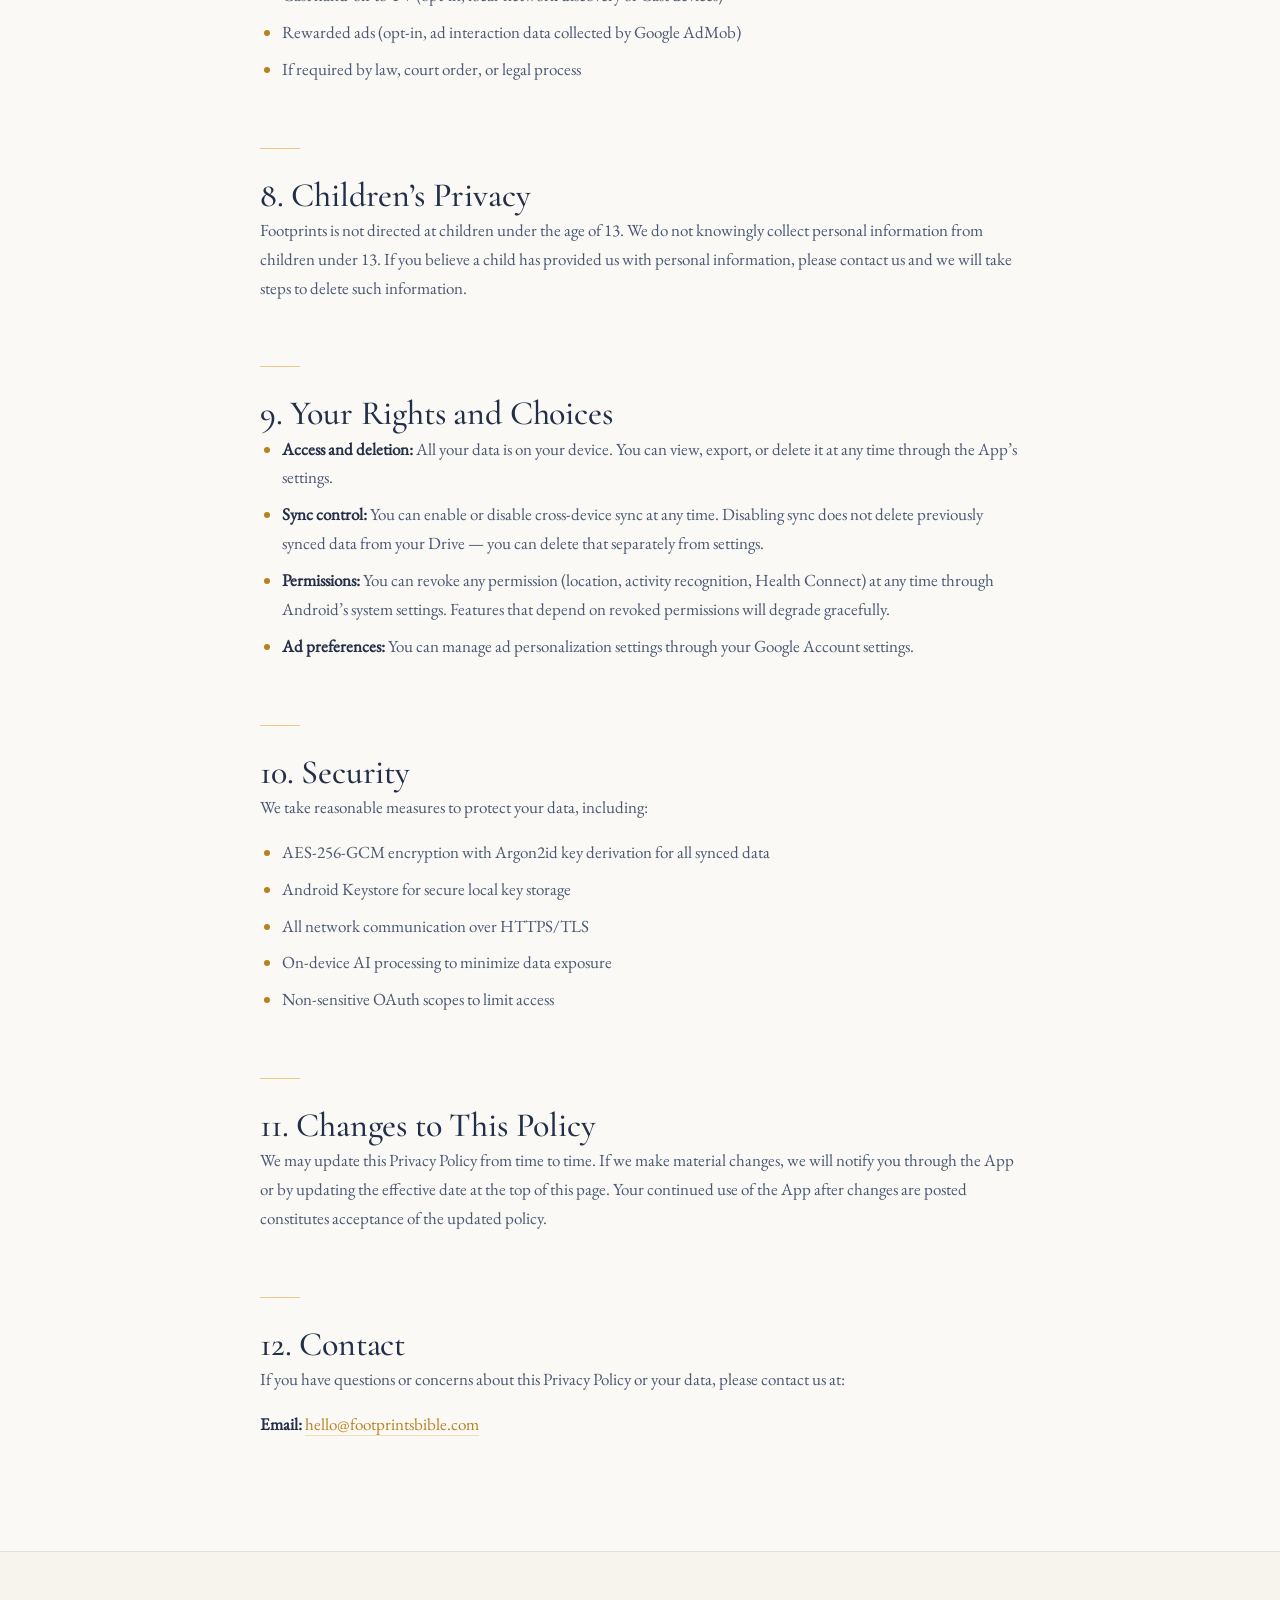
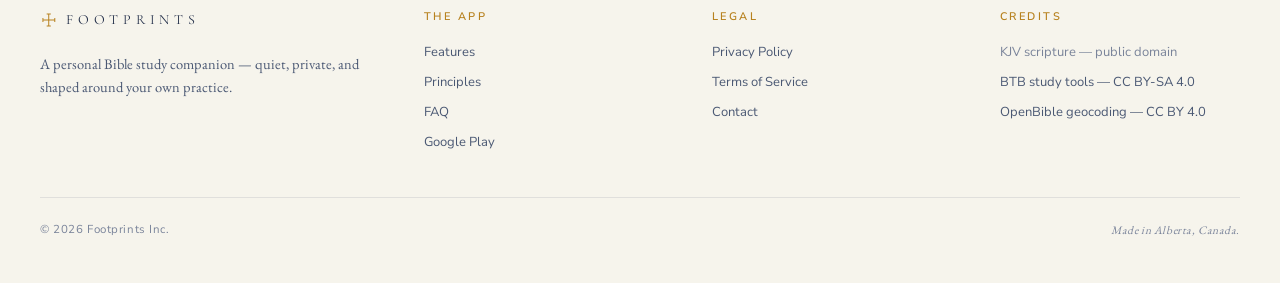
<file: docs/privacy-policy.html>
<!doctype html>
<html lang="en">
<head>
<meta charset="utf-8">
<meta name="viewport" content="width=device-width, initial-scale=1.0">
<title>Privacy Policy — Footprints</title>
<meta name="description" content="Privacy Policy for Footprints — a personal Bible study companion with privacy-first design, on-device AI, and zero-knowledge cross-device sync.">
<meta name="color-scheme" content="light dark">
<link rel="icon" type="image/svg+xml" href="assets/favicon.svg">
<link rel="mask-icon" href="assets/footprints-mark.svg" color="#E3A12F">

<!-- Flash-free theme boot — runs before paint. Reads stored preference, falls back to system. -->
<script>
  (function () {
    var pref;
    try { pref = localStorage.getItem('fp-theme'); } catch (e) {}
    if (pref !== 'light' && pref !== 'dark') pref = 'auto';
    var resolved = pref === 'auto'
      ? (window.matchMedia('(prefers-color-scheme: dark)').matches ? 'dark' : 'light')
      : pref;
    document.documentElement.dataset.theme = resolved;
    document.documentElement.dataset.themePref = pref;
  })();
</script>

<link rel="stylesheet" href="site.css">
</head>
<body>

<!-- NAV -->
<nav class="site-nav">
  <a href="./" class="brand">
    <svg class="cross fp-mark" viewBox="0 0 512 512" fill="currentColor" aria-hidden="true"><path d="M189.944 438V409.84H234.488V269.04H97.272V313.584H69.112V196.336H97.272V240.88H234.488V100.592H189.944V72.432H307.192V100.592H262.648V240.88H406.52V196.336H434.68V313.584H406.52V269.04H262.648V409.84H307.192V438H189.944Z"/></svg>
    <span class="mark">Footprints</span>
  </a>
  <div class="links">
    <a href="./">Home</a>
    <a href="./#features">Features</a>
    <a href="./#faq">FAQ</a>
    <a href="terms-of-service.html">Terms</a>
    <a href="https://play.google.com/store/apps/details?id=com.cntr.footprints" target="_blank" rel="noopener" class="cta">Get the app</a>
    <button type="button" id="theme-toggle" class="theme-toggle" aria-label="Theme: follow system" title="Theme: follow system">
      <svg class="ic ic-auto" viewBox="0 0 24 24" fill="none" stroke="currentColor" stroke-width="1.75" stroke-linecap="round" stroke-linejoin="round" aria-hidden="true">
        <circle cx="12" cy="12" r="8"></circle>
        <path d="M12 4a8 8 0 0 0 0 16z" fill="currentColor" stroke="none"></path>
      </svg>
      <svg class="ic ic-light" viewBox="0 0 24 24" fill="none" stroke="currentColor" stroke-width="1.75" stroke-linecap="round" stroke-linejoin="round" aria-hidden="true">
        <circle cx="12" cy="12" r="4"></circle>
        <path d="M12 2v2M12 20v2M4.93 4.93l1.41 1.41M17.66 17.66l1.41 1.41M2 12h2M20 12h2M4.93 19.07l1.41-1.41M17.66 6.34l1.41-1.41"></path>
      </svg>
      <svg class="ic ic-dark" viewBox="0 0 24 24" fill="none" stroke="currentColor" stroke-width="1.75" stroke-linecap="round" stroke-linejoin="round" aria-hidden="true">
        <path d="M21 12.79A9 9 0 1 1 11.21 3a7 7 0 0 0 9.79 9.79z"></path>
      </svg>
    </button>
  </div>
</nav>

<main class="doc-page">
  <header class="doc-header">
    <div class="opening"><span class="eyebrow">Trust &amp; data</span></div>
    <h1>Privacy <em>policy</em>.</h1>
    <p class="effective">Effective date · April 29, 2026</p>
  </header>

  <article class="doc-body">

    <h2>Introduction</h2>
    <p>Footprints (&ldquo;the App&rdquo;) is a personal Bible study and wellness companion developed by Footprints Inc. (&ldquo;we,&rdquo; &ldquo;us,&rdquo; or &ldquo;our&rdquo;). We believe your spiritual life is deeply personal, and we have designed Footprints with privacy as a foundational principle. This Privacy Policy applies to all surfaces Footprints runs on &mdash; phones and tablets, Wear OS watches, Android TV, Android Auto, and Android Automotive (AAOS) &mdash; and the standalone <em>Footprints Digital</em> watch face. It explains what data the App collects, how it is used, and how it is protected.</p>

    <div class="callout">
      <p><strong>The short version:</strong> Your data stays on your device by default. AI processing happens on-device. If you opt into cross-device sync, your data is end-to-end encrypted before it ever leaves your phone &mdash; not even we can read it.</p>
    </div>

    <h2>1. Data We Collect</h2>

    <h3>1.1 Data you provide directly</h3>
    <ul>
      <li><strong>Study progress:</strong> Which books, chapters, and verses you have read or completed in the KJV Bible.</li>
      <li><strong>Notes and highlights:</strong> Any annotations, tags, or notes you attach to scripture passages.</li>
      <li><strong>Journal entries:</strong> Personal reflections you write in the Sacred Reflection journal.</li>
      <li><strong>Quiz responses:</strong> Answers and scores from the quiz feature.</li>
      <li><strong>Study schedule preferences:</strong> Frequency, reminder times, and focus themes you configure.</li>
    </ul>

    <h3>1.2 Data collected through device sensors (with your permission)</h3>
    <ul>
      <li><strong>Activity data:</strong> Step count, walk duration, exercise type, and mindfulness session records &mdash; written to and read from Android Health Connect with your explicit permission.</li>
      <li><strong>Location data:</strong> GPS coordinates during Mindful Walks, only if you enable route tracking. Location data is stored locally on your device.</li>
      <li><strong>Activity recognition:</strong> Motion sensor data used to detect walking and suggest mindful walks. This data is processed on-device and is not stored.</li>
    </ul>

    <h3>1.3 Account and authentication data</h3>
    <ul>
      <li><strong>Google account information:</strong> If you sign in with Google, we receive your name, email address, and profile photo from Google. This is used solely for authentication and to identify your sync account.</li>
    </ul>

    <h3>1.4 Data collected automatically</h3>
    <ul>
      <li><strong>Ad interaction data:</strong> If you choose to watch a rewarded ad (via Google AdMob), AdMob may collect device identifiers, IP address, and ad interaction data in accordance with <a href="https://policies.google.com/privacy">Google&rsquo;s Privacy Policy</a>.</li>
      <li><strong>Purchase data:</strong> If you make a contribution via Google Play Billing, Google processes the transaction. We receive confirmation of the purchase but do not receive or store your payment details.</li>
    </ul>

    <h2>2. How We Use Your Data</h2>

    <table>
      <thead>
        <tr>
          <th>Data</th>
          <th>Purpose</th>
          <th>Where processed</th>
        </tr>
      </thead>
      <tbody>
        <tr>
          <td>Study progress &amp; notes</td>
          <td>Track your Bible study journey; generate quizzes and study suggestions</td>
          <td>On-device only</td>
        </tr>
        <tr>
          <td>Journal entries</td>
          <td>Provide AI-powered biblical context and personal reflections</td>
          <td>On-device (Gemini Nano)</td>
        </tr>
        <tr>
          <td>Health &amp; activity data</td>
          <td>Record and display mindful walk metrics; write to Health Connect</td>
          <td>On-device only</td>
        </tr>
        <tr>
          <td>Location (GPS)</td>
          <td>Map your walk route (opt-in only)</td>
          <td>On-device only</td>
        </tr>
        <tr>
          <td>Google account info</td>
          <td>Authentication and cross-device sync identification</td>
          <td>On-device + Google&rsquo;s servers</td>
        </tr>
        <tr>
          <td>Scripture text-to-speech</td>
          <td>Verse-by-verse spoken scripture (&ldquo;TTS by Verse&rdquo; mode)</td>
          <td>Android system TTS engine, on-device</td>
        </tr>
        <tr>
          <td>Streamed chapter audio</td>
          <td>Natural narration (&ldquo;Narration by Chapter&rdquo; mode and in-car / on-watch playback)</td>
          <td>Streamed from Cloudflare R2; cached locally</td>
        </tr>
        <tr>
          <td>AI Confidant model files</td>
          <td>Downloaded once for on-device AI inference</td>
          <td>Fetched from Cloudflare R2; runs on-device</td>
        </tr>
        <tr>
          <td>Phone &harr; watch state</td>
          <td>Mirror current chapter / playback to the wrist; surface complications + tile</td>
          <td>Wearable Data Layer (paired-device link)</td>
        </tr>
        <tr>
          <td>Cast control to TV</td>
          <td>&ldquo;Play this chapter on TV&rdquo; hand-off when a Cast device is selected</td>
          <td>Google Cast SDK (local network)</td>
        </tr>
      </tbody>
    </table>

    <h2>3. On-Device AI Processing</h2>
    <p>Footprints uses on-device AI (Google&rsquo;s Gemini Nano via the ML Kit and AI Core APIs) for features such as study suggestions, journal reflections, scripture resonance, and quiz generation. All AI inference runs locally on your device. Your journal entries, study data, and personal notes are <strong>never sent to external AI servers</strong>.</p>
    <p>If your device does not support on-device AI, these features gracefully degrade to curated, static content &mdash; they do not fall back to cloud AI processing.</p>

    <h2>4. Cross-Device Sync and Encryption</h2>
    <p>If you choose to enable cross-device sync, Footprints stores your data in a hidden application-specific folder within your personal Google Drive account (<code>appDataFolder</code>). This folder is invisible in your Drive interface and inaccessible to other applications.</p>

    <div class="callout">
      <p><strong>End-to-end encryption:</strong> Before any data leaves your device, it is encrypted using AES-256-GCM with a key derived from a passphrase you create (via Argon2id key derivation). We never see, store, or transmit your passphrase or encryption key. This is zero-knowledge encryption &mdash; not even Google can read your synced data.</p>
    </div>

    <p>The Google Drive OAuth scope used is <code>drive.appdata</code>, which is classified as non-sensitive by Google and grants access <strong>only</strong> to the hidden app-specific folder &mdash; not to your other Drive files.</p>
    <p>If you forget your passphrase, your synced data cannot be recovered. This is by design.</p>

    <h2>5. Third-Party Services</h2>
    <p>Footprints integrates with the following third-party services:</p>
    <ul>
      <li><strong>Google Sign-In:</strong> For authentication. Subject to <a href="https://policies.google.com/privacy">Google&rsquo;s Privacy Policy</a>.</li>
      <li><strong>Google Drive API:</strong> For optional cross-device sync (<code>appDataFolder</code> scope only).</li>
      <li><strong>Google Play Billing:</strong> For processing optional contributions. Google processes payments; we do not receive your financial details.</li>
      <li><strong>Google AdMob:</strong> For optional rewarded video ads. AdMob collects device and ad interaction data per Google&rsquo;s policies. You are never required to watch ads &mdash; this is always a choice.</li>
      <li><strong>Android Health Connect:</strong> For reading and writing exercise and mindfulness session data. All Health Connect data remains on-device unless you configure Health Connect to sync elsewhere independently.</li>
      <li><strong>Cloudflare R2 (object storage):</strong> Hosts the public-domain KJV narration audio and the AI Confidant model files. Your device fetches these as static assets over HTTPS &mdash; no account, no credentials, no personal data is sent. Cloudflare&rsquo;s edge servers see your IP address and the URL of the file you request, as is standard for any web download. Audio is cached locally so repeat playback is offline. Subject to <a href="https://www.cloudflare.com/privacypolicy/">Cloudflare&rsquo;s Privacy Policy</a>.</li>
      <li><strong>Android system TTS:</strong> Verse-by-verse spoken scripture uses the on-device TTS engine provided by Android (typically Google Speech Services or the manufacturer&rsquo;s). No scripture text leaves your device for this feature; the system engine renders speech locally.</li>
      <li><strong>Google Play Services &mdash; Wearable Data Layer:</strong> Synchronises playback state and the daily verse between a paired phone and watch. The link is between your two devices; nothing is stored on Google&rsquo;s servers as part of this exchange beyond what Google Play Services itself transports.</li>
      <li><strong>Google Cast SDK:</strong> Discovers Cast-enabled TVs on your local network so you can hand off a chapter from your phone to your TV. Cast discovery is local-network only; no scripture content is sent through Google&rsquo;s servers.</li>
    </ul>

    <h2>6. Data Storage and Retention</h2>
    <p>All Footprints data is stored locally on your device using an SQLite database and Android DataStore. Data persists until you choose to delete it or uninstall the App.</p>
    <p>If you enable cross-device sync, encrypted copies of your data are stored in your Google Drive appDataFolder and count toward your personal Google Drive storage quota. You can disable sync or delete synced data at any time from the App&rsquo;s settings.</p>

    <h2>7. Data Sharing</h2>
    <p><strong>We do not sell, rent, or share your personal data with any third parties.</strong></p>
    <p>The only circumstances under which your data leaves your device are:</p>
    <ul>
      <li>Cross-device sync (opt-in, end-to-end encrypted, stored in your own Google Drive)</li>
      <li>Audio narration streaming and AI Confidant model downloads (a request to Cloudflare R2 for a static asset; no personal data is sent &mdash; only the file URL and your IP)</li>
      <li>Phone&harr;watch state mirroring (opt-in, between your own paired devices via the Wearable Data Layer)</li>
      <li>Cast hand-off to TV (opt-in, local-network discovery of Cast devices)</li>
      <li>Rewarded ads (opt-in, ad interaction data collected by Google AdMob)</li>
      <li>If required by law, court order, or legal process</li>
    </ul>

    <h2>8. Children&rsquo;s Privacy</h2>
    <p>Footprints is not directed at children under the age of 13. We do not knowingly collect personal information from children under 13. If you believe a child has provided us with personal information, please contact us and we will take steps to delete such information.</p>

    <h2>9. Your Rights and Choices</h2>
    <ul>
      <li><strong>Access and deletion:</strong> All your data is on your device. You can view, export, or delete it at any time through the App&rsquo;s settings.</li>
      <li><strong>Sync control:</strong> You can enable or disable cross-device sync at any time. Disabling sync does not delete previously synced data from your Drive &mdash; you can delete that separately from settings.</li>
      <li><strong>Permissions:</strong> You can revoke any permission (location, activity recognition, Health Connect) at any time through Android&rsquo;s system settings. Features that depend on revoked permissions will degrade gracefully.</li>
      <li><strong>Ad preferences:</strong> You can manage ad personalization settings through your Google Account settings.</li>
    </ul>

    <h2>10. Security</h2>
    <p>We take reasonable measures to protect your data, including:</p>
    <ul>
      <li>AES-256-GCM encryption with Argon2id key derivation for all synced data</li>
      <li>Android Keystore for secure local key storage</li>
      <li>All network communication over HTTPS/TLS</li>
      <li>On-device AI processing to minimize data exposure</li>
      <li>Non-sensitive OAuth scopes to limit access</li>
    </ul>

    <h2>11. Changes to This Policy</h2>
    <p>We may update this Privacy Policy from time to time. If we make material changes, we will notify you through the App or by updating the effective date at the top of this page. Your continued use of the App after changes are posted constitutes acceptance of the updated policy.</p>

    <h2>12. Contact</h2>
    <p>If you have questions or concerns about this Privacy Policy or your data, please contact us at:</p>
    <p><strong>Email:</strong> <a href="mailto:hello@footprintsbible.com">hello@footprintsbible.com</a></p>

  </article>
</main>

<!-- FOOTER -->
<footer class="site-foot">
  <div class="wrap">
    <div class="brand-block">
      <span class="brand-row">
        <svg class="cross fp-mark" viewBox="0 0 512 512" fill="currentColor" aria-hidden="true"><path d="M189.944 438V409.84H234.488V269.04H97.272V313.584H69.112V196.336H97.272V240.88H234.488V100.592H189.944V72.432H307.192V100.592H262.648V240.88H406.52V196.336H434.68V313.584H406.52V269.04H262.648V409.84H307.192V438H189.944Z"/></svg>
        <span class="mark">Footprints</span>
      </span>
      <p>A personal Bible study companion &mdash; quiet, private, and shaped around your own practice.</p>
    </div>
    <div class="col">
      <h4>The app</h4>
      <a href="./#features">Features</a>
      <a href="./#principles">Principles</a>
      <a href="./#faq">FAQ</a>
      <a href="https://play.google.com/store/apps/details?id=com.cntr.footprints" target="_blank" rel="noopener">Google Play</a>
    </div>
    <div class="col">
      <h4>Legal</h4>
      <a href="privacy-policy.html">Privacy Policy</a>
      <a href="terms-of-service.html">Terms of Service</a>
      <a href="mailto:hello@footprintsbible.com">Contact</a>
    </div>
    <div class="col">
      <h4>Credits</h4>
      <span class="static">KJV scripture &mdash; public domain</span>
      <a href="https://github.com/revjude/BTB" target="_blank" rel="noopener">BTB study tools &mdash; CC BY-SA 4.0</a>
      <a href="https://www.openbible.info/geo/" target="_blank" rel="noopener">OpenBible geocoding &mdash; CC BY 4.0</a>
    </div>
  </div>
  <div class="site-foot-bottom">
    <span>&copy; 2026 Footprints Inc.</span>
    <span class="made">Made in Alberta, Canada.</span>
  </div>
</footer>

<script>
  (function () {
    var root = document.documentElement;
    var btn = document.getElementById('theme-toggle');
    var media = window.matchMedia('(prefers-color-scheme: dark)');

    var LABELS = {
      auto:  'Theme: follow system (click to switch to light)',
      light: 'Theme: light (click to switch to dark)',
      dark:  'Theme: dark (click to follow system)'
    };
    var NEXT = { auto: 'light', light: 'dark', dark: 'auto' };

    function readPref() {
      try {
        var v = localStorage.getItem('fp-theme');
        return v === 'light' || v === 'dark' ? v : 'auto';
      } catch (e) { return 'auto'; }
    }
    function writePref(pref) {
      try {
        if (pref === 'auto') localStorage.removeItem('fp-theme');
        else localStorage.setItem('fp-theme', pref);
      } catch (e) {}
    }
    function resolve(pref) {
      return pref === 'auto' ? (media.matches ? 'dark' : 'light') : pref;
    }
    function apply(pref) {
      root.dataset.themePref = pref;
      root.dataset.theme = resolve(pref);
      if (btn) {
        btn.setAttribute('aria-label', LABELS[pref]);
        btn.setAttribute('title', LABELS[pref]);
      }
    }

    apply(readPref());

    if (btn) {
      btn.addEventListener('click', function () {
        var next = NEXT[readPref()];
        writePref(next);
        apply(next);
      });
    }

    var onMediaChange = function () {
      if (readPref() === 'auto') apply('auto');
    };
    if (typeof media.addEventListener === 'function') {
      media.addEventListener('change', onMediaChange);
    } else if (typeof media.addListener === 'function') {
      media.addListener(onMediaChange);
    }
  })();
</script>

</body>
</html>
</file>
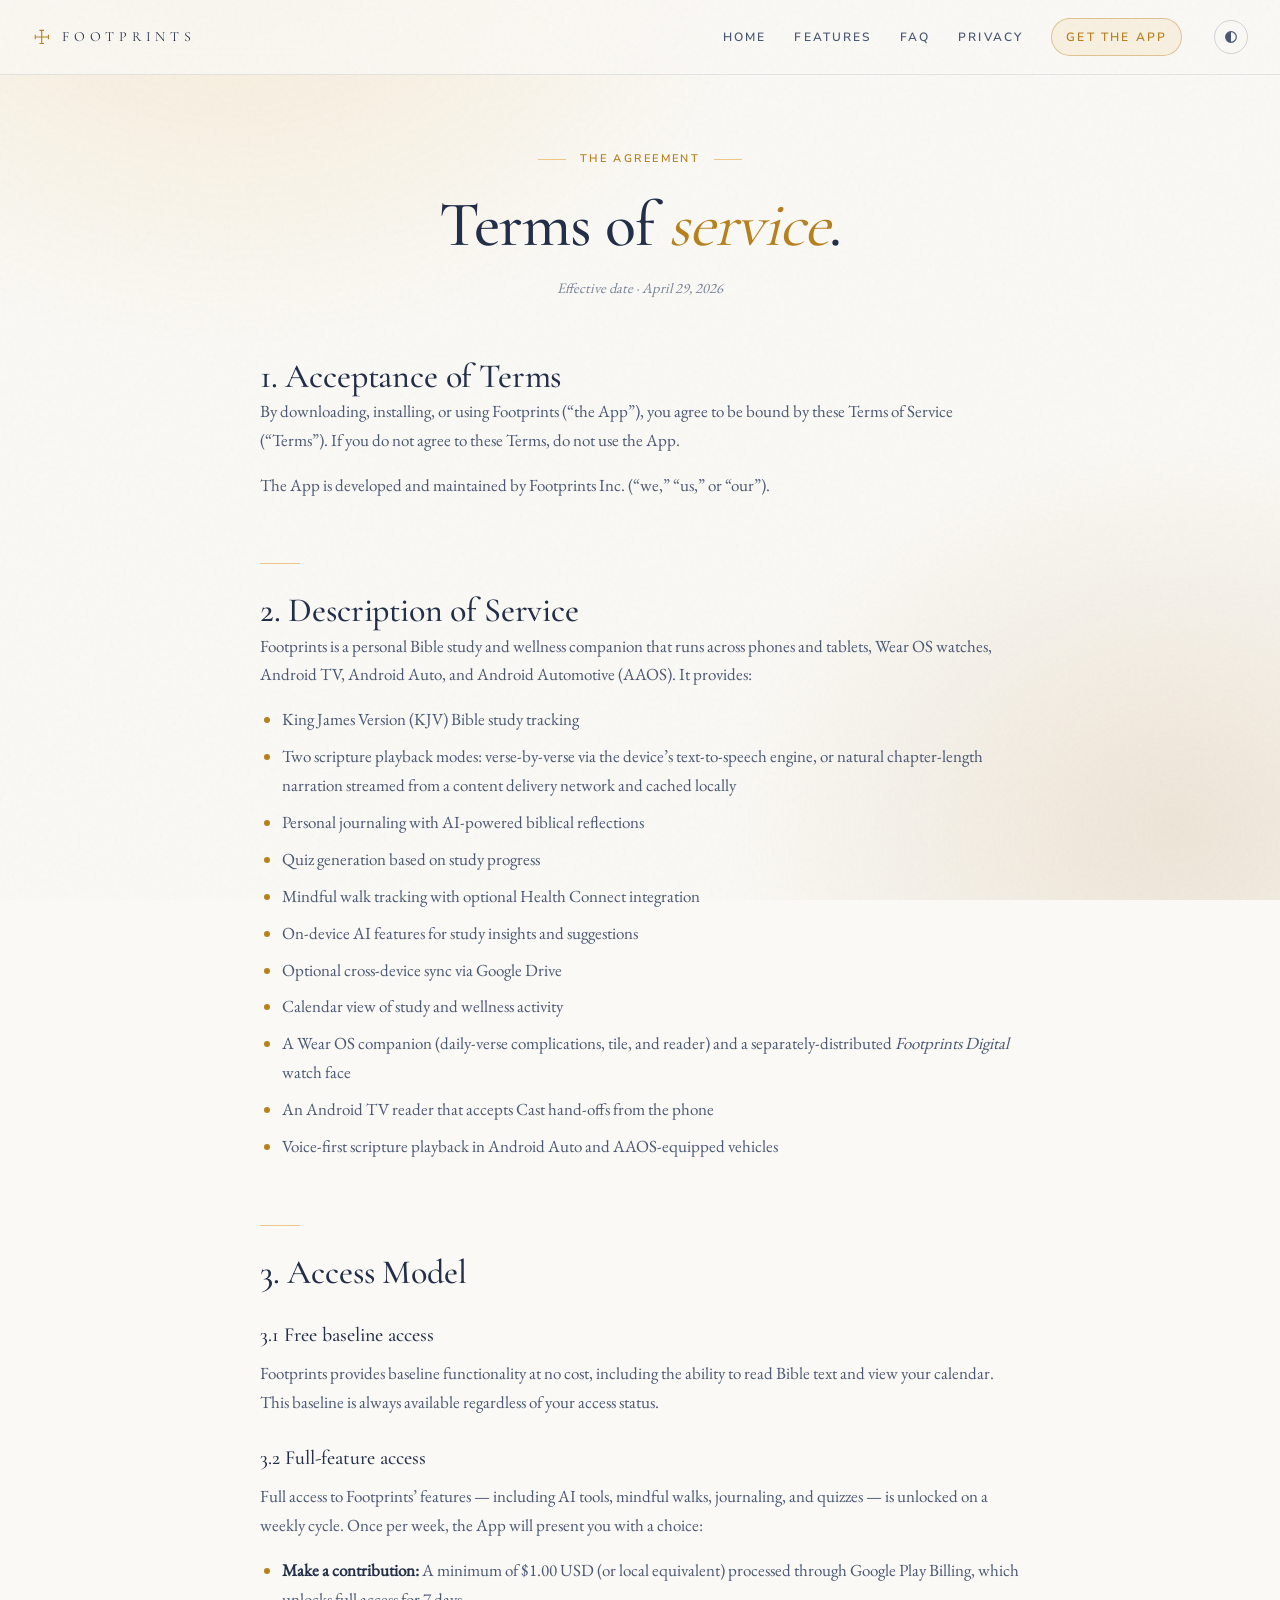
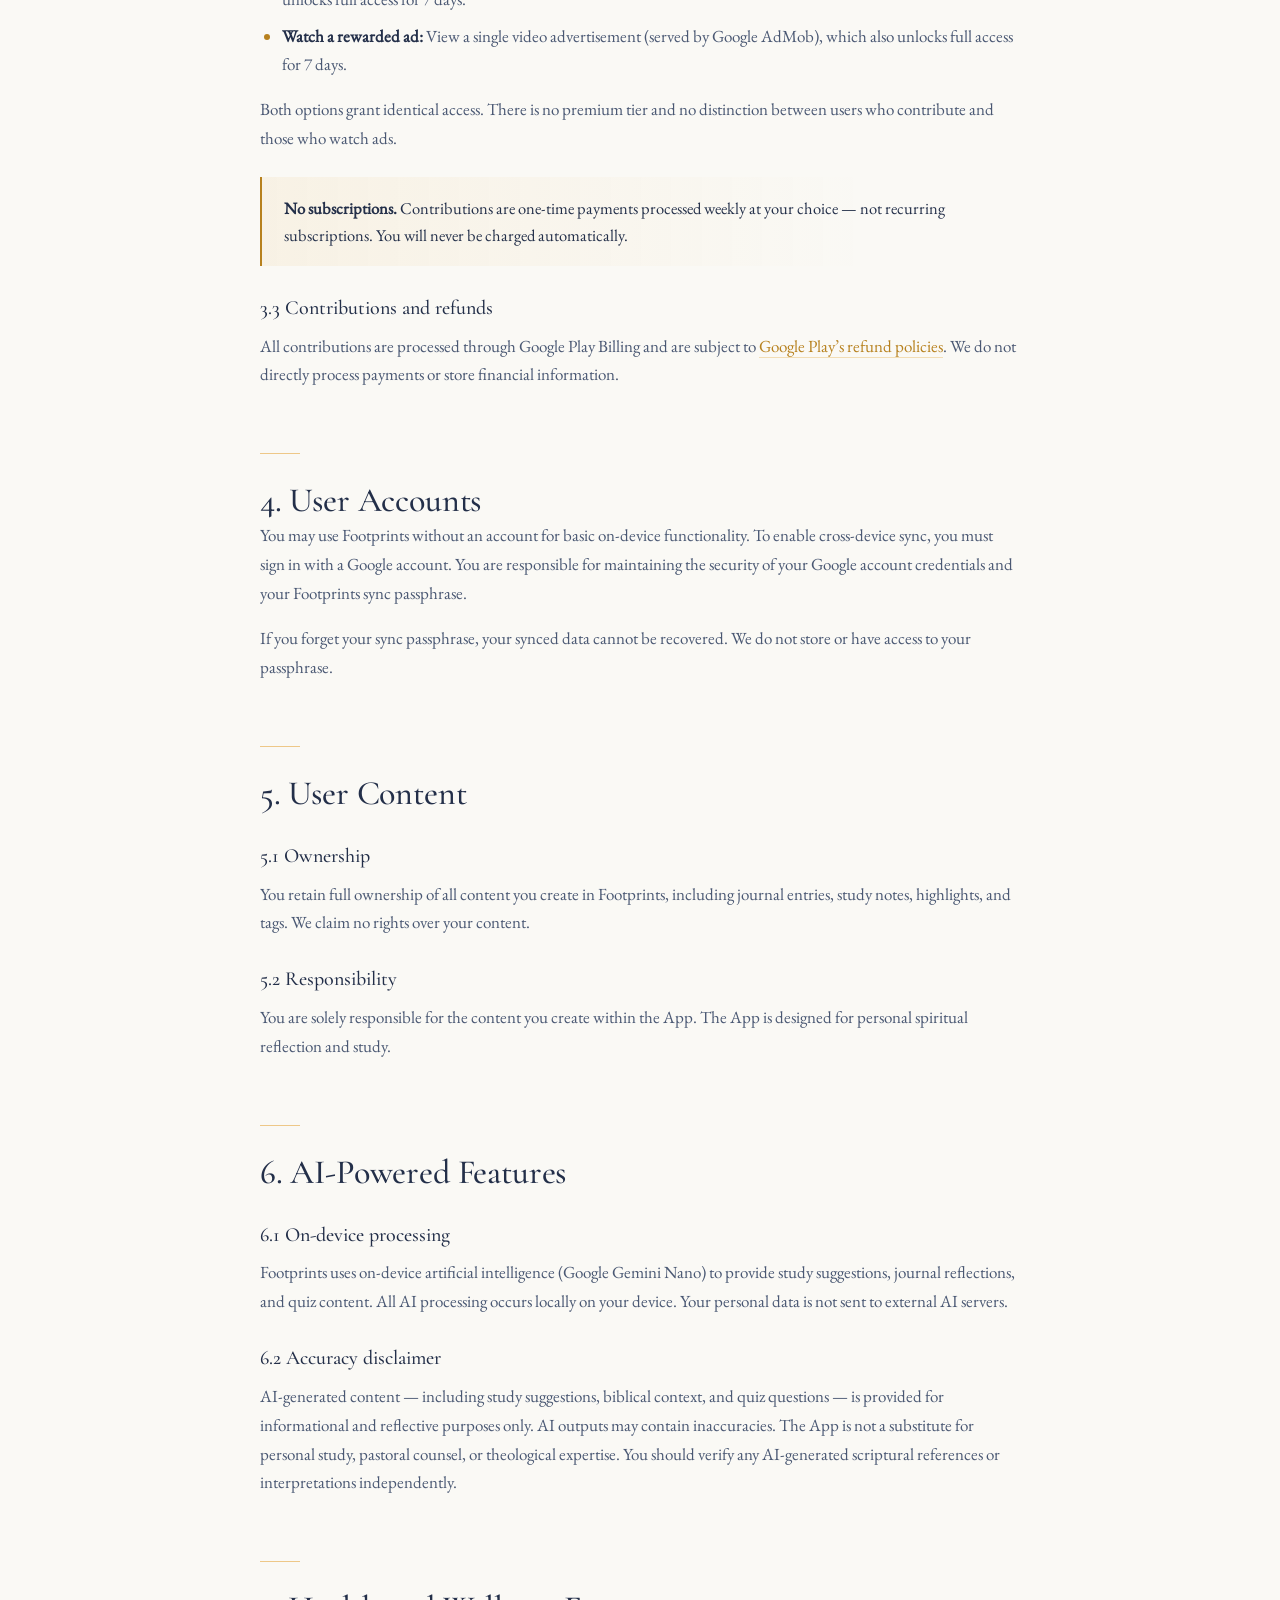
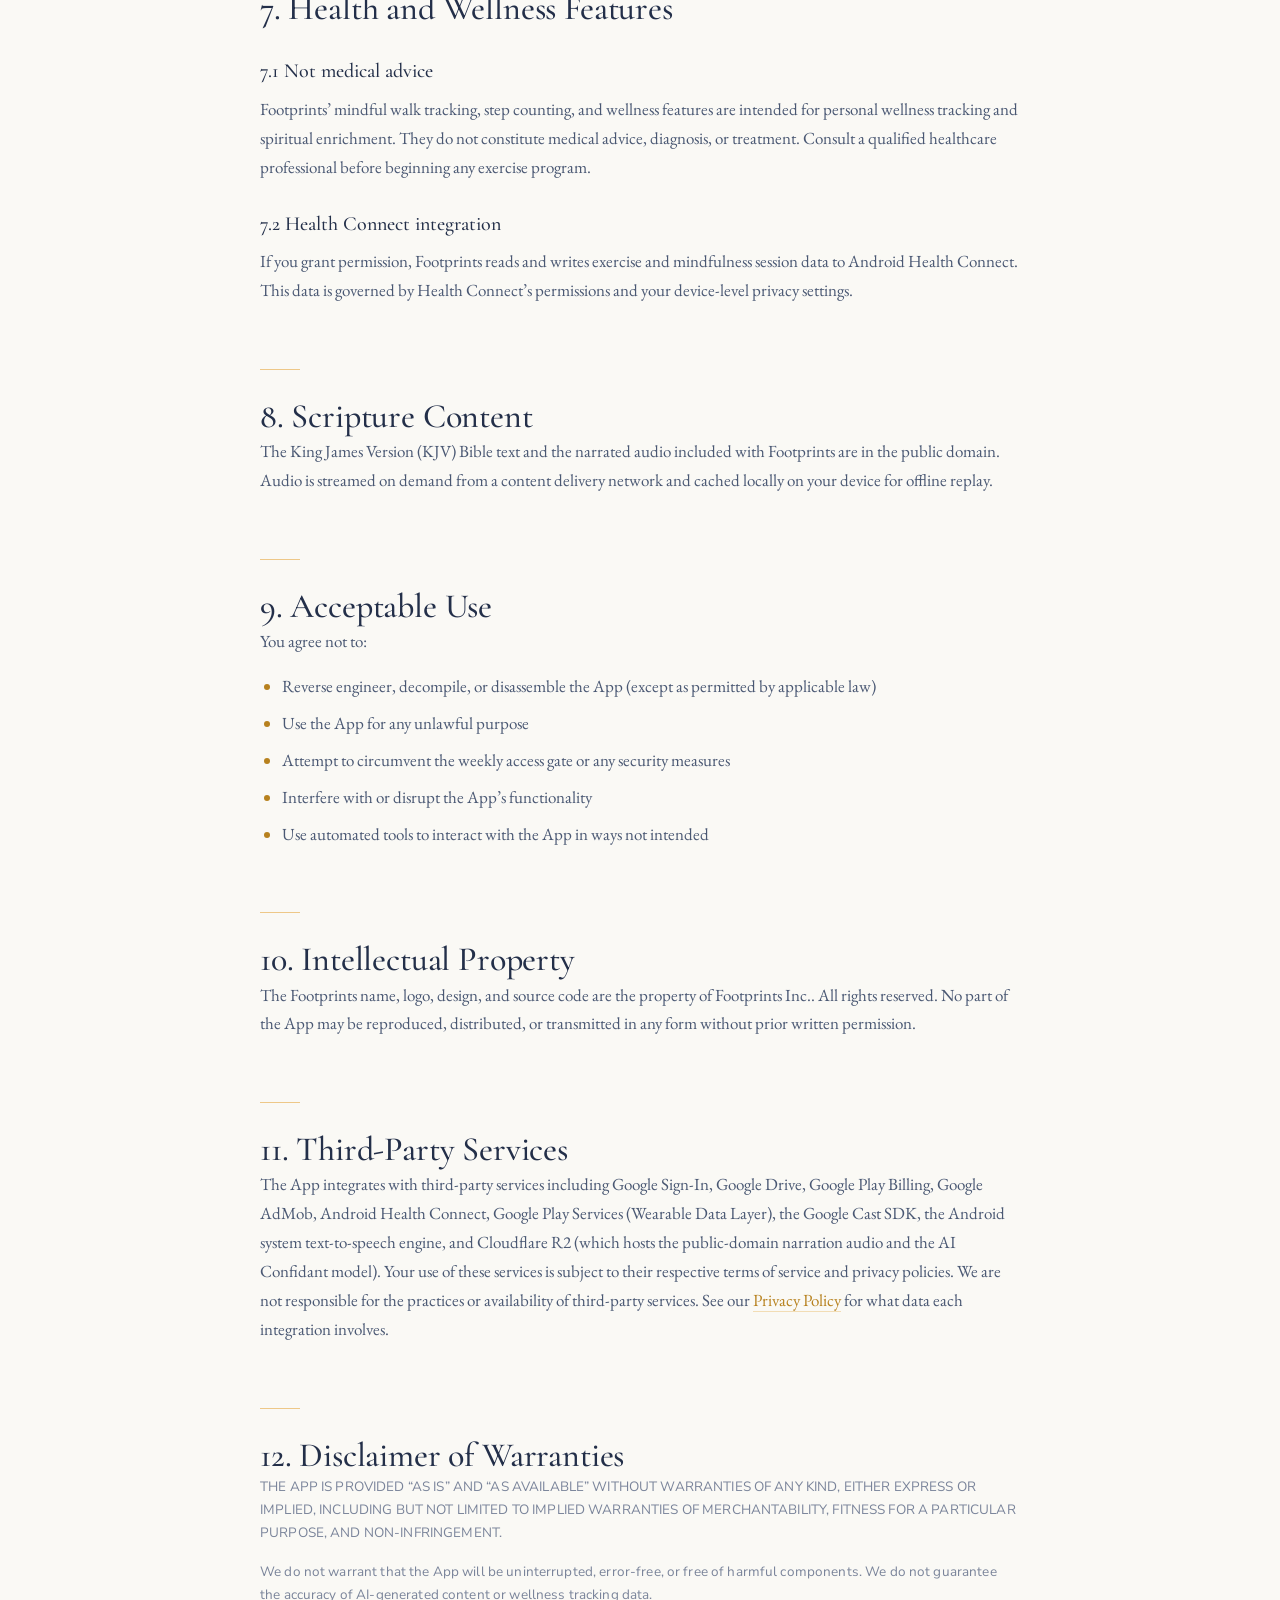
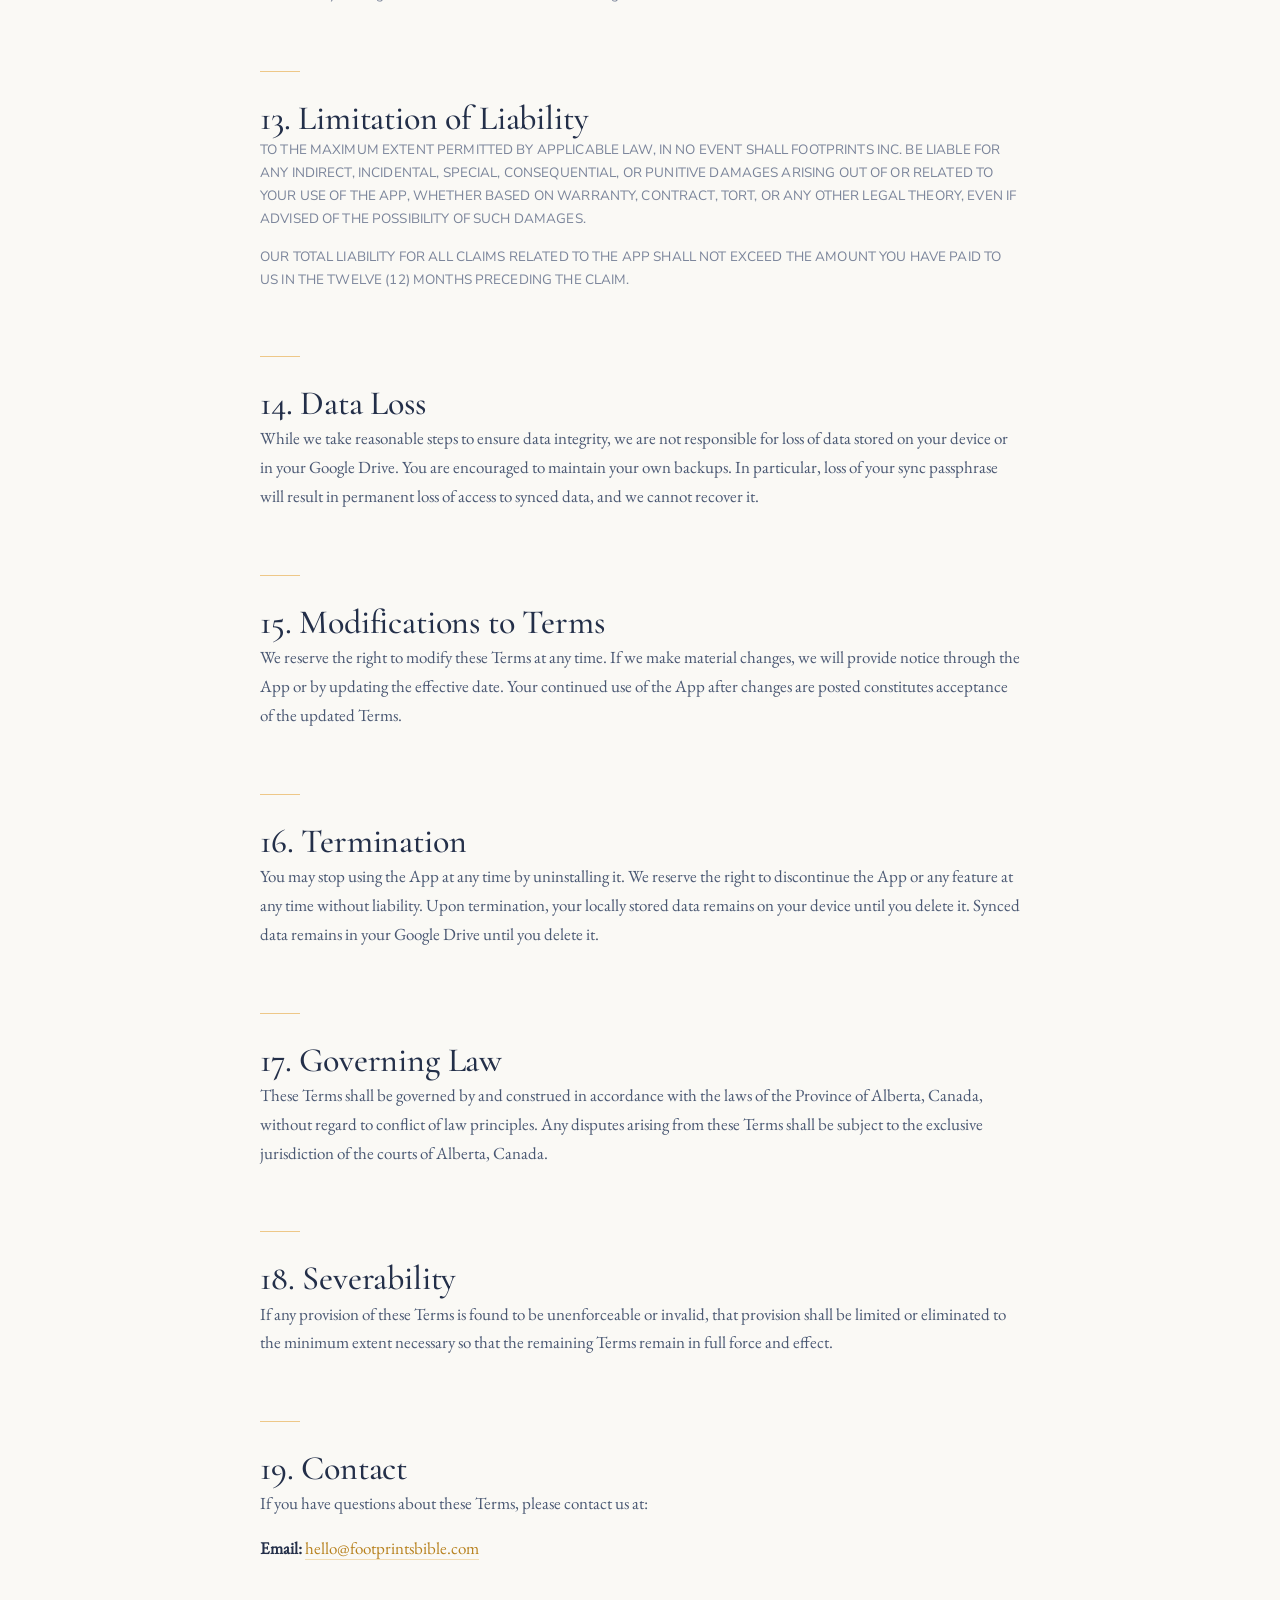
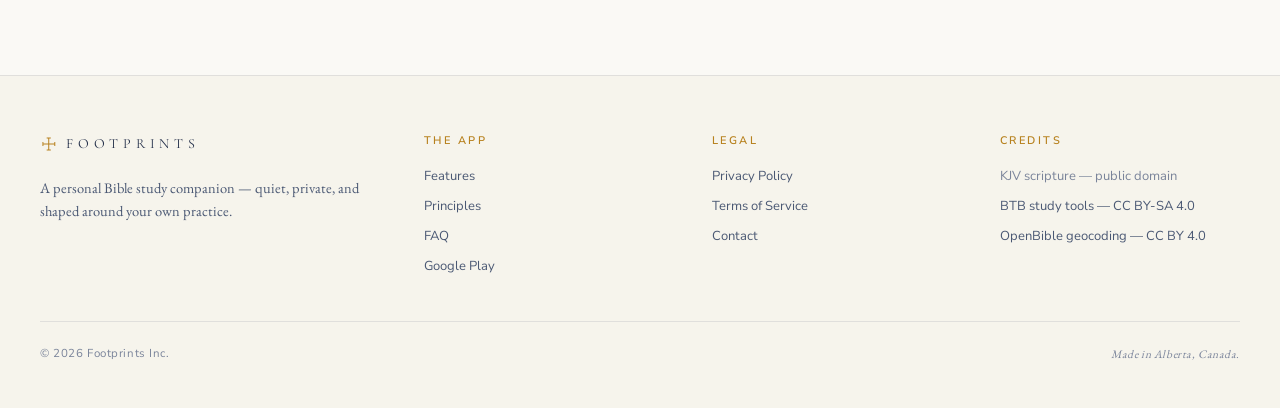
<file: docs/terms-of-service.html>
<!doctype html>
<html lang="en">
<head>
<meta charset="utf-8">
<meta name="viewport" content="width=device-width, initial-scale=1.0">
<title>Terms of Service — Footprints</title>
<meta name="description" content="Terms of Service for Footprints — a personal Bible study companion with free baseline access and optional weekly contributions.">
<meta name="color-scheme" content="light dark">
<link rel="icon" type="image/svg+xml" href="assets/favicon.svg">
<link rel="mask-icon" href="assets/footprints-mark.svg" color="#E3A12F">

<!-- Flash-free theme boot — runs before paint. Reads stored preference, falls back to system. -->
<script>
  (function () {
    var pref;
    try { pref = localStorage.getItem('fp-theme'); } catch (e) {}
    if (pref !== 'light' && pref !== 'dark') pref = 'auto';
    var resolved = pref === 'auto'
      ? (window.matchMedia('(prefers-color-scheme: dark)').matches ? 'dark' : 'light')
      : pref;
    document.documentElement.dataset.theme = resolved;
    document.documentElement.dataset.themePref = pref;
  })();
</script>

<link rel="stylesheet" href="site.css">
</head>
<body>

<!-- NAV -->
<nav class="site-nav">
  <a href="./" class="brand">
    <svg class="cross fp-mark" viewBox="0 0 512 512" fill="currentColor" aria-hidden="true"><path d="M189.944 438V409.84H234.488V269.04H97.272V313.584H69.112V196.336H97.272V240.88H234.488V100.592H189.944V72.432H307.192V100.592H262.648V240.88H406.52V196.336H434.68V313.584H406.52V269.04H262.648V409.84H307.192V438H189.944Z"/></svg>
    <span class="mark">Footprints</span>
  </a>
  <div class="links">
    <a href="./">Home</a>
    <a href="./#features">Features</a>
    <a href="./#faq">FAQ</a>
    <a href="privacy-policy.html">Privacy</a>
    <a href="https://play.google.com/store/apps/details?id=com.cntr.footprints" target="_blank" rel="noopener" class="cta">Get the app</a>
    <button type="button" id="theme-toggle" class="theme-toggle" aria-label="Theme: follow system" title="Theme: follow system">
      <svg class="ic ic-auto" viewBox="0 0 24 24" fill="none" stroke="currentColor" stroke-width="1.75" stroke-linecap="round" stroke-linejoin="round" aria-hidden="true">
        <circle cx="12" cy="12" r="8"></circle>
        <path d="M12 4a8 8 0 0 0 0 16z" fill="currentColor" stroke="none"></path>
      </svg>
      <svg class="ic ic-light" viewBox="0 0 24 24" fill="none" stroke="currentColor" stroke-width="1.75" stroke-linecap="round" stroke-linejoin="round" aria-hidden="true">
        <circle cx="12" cy="12" r="4"></circle>
        <path d="M12 2v2M12 20v2M4.93 4.93l1.41 1.41M17.66 17.66l1.41 1.41M2 12h2M20 12h2M4.93 19.07l1.41-1.41M17.66 6.34l1.41-1.41"></path>
      </svg>
      <svg class="ic ic-dark" viewBox="0 0 24 24" fill="none" stroke="currentColor" stroke-width="1.75" stroke-linecap="round" stroke-linejoin="round" aria-hidden="true">
        <path d="M21 12.79A9 9 0 1 1 11.21 3a7 7 0 0 0 9.79 9.79z"></path>
      </svg>
    </button>
  </div>
</nav>

<main class="doc-page">
  <header class="doc-header">
    <div class="opening"><span class="eyebrow">The agreement</span></div>
    <h1>Terms of <em>service</em>.</h1>
    <p class="effective">Effective date · April 29, 2026</p>
  </header>

  <article class="doc-body">

    <h2>1. Acceptance of Terms</h2>
    <p>By downloading, installing, or using Footprints (&ldquo;the App&rdquo;), you agree to be bound by these Terms of Service (&ldquo;Terms&rdquo;). If you do not agree to these Terms, do not use the App.</p>
    <p>The App is developed and maintained by Footprints Inc. (&ldquo;we,&rdquo; &ldquo;us,&rdquo; or &ldquo;our&rdquo;).</p>

    <h2>2. Description of Service</h2>
    <p>Footprints is a personal Bible study and wellness companion that runs across phones and tablets, Wear OS watches, Android TV, Android Auto, and Android Automotive (AAOS). It provides:</p>
    <ul>
      <li>King James Version (KJV) Bible study tracking</li>
      <li>Two scripture playback modes: verse-by-verse via the device&rsquo;s text-to-speech engine, or natural chapter-length narration streamed from a content delivery network and cached locally</li>
      <li>Personal journaling with AI-powered biblical reflections</li>
      <li>Quiz generation based on study progress</li>
      <li>Mindful walk tracking with optional Health Connect integration</li>
      <li>On-device AI features for study insights and suggestions</li>
      <li>Optional cross-device sync via Google Drive</li>
      <li>Calendar view of study and wellness activity</li>
      <li>A Wear OS companion (daily-verse complications, tile, and reader) and a separately-distributed <em>Footprints Digital</em> watch face</li>
      <li>An Android TV reader that accepts Cast hand-offs from the phone</li>
      <li>Voice-first scripture playback in Android Auto and AAOS-equipped vehicles</li>
    </ul>

    <h2>3. Access Model</h2>

    <h3>3.1 Free baseline access</h3>
    <p>Footprints provides baseline functionality at no cost, including the ability to read Bible text and view your calendar. This baseline is always available regardless of your access status.</p>

    <h3>3.2 Full-feature access</h3>
    <p>Full access to Footprints&rsquo; features &mdash; including AI tools, mindful walks, journaling, and quizzes &mdash; is unlocked on a weekly cycle. Once per week, the App will present you with a choice:</p>
    <ul>
      <li><strong>Make a contribution:</strong> A minimum of $1.00 USD (or local equivalent) processed through Google Play Billing, which unlocks full access for 7 days.</li>
      <li><strong>Watch a rewarded ad:</strong> View a single video advertisement (served by Google AdMob), which also unlocks full access for 7 days.</li>
    </ul>
    <p>Both options grant identical access. There is no premium tier and no distinction between users who contribute and those who watch ads.</p>

    <div class="callout">
      <p><strong>No subscriptions.</strong> Contributions are one-time payments processed weekly at your choice &mdash; not recurring subscriptions. You will never be charged automatically.</p>
    </div>

    <h3>3.3 Contributions and refunds</h3>
    <p>All contributions are processed through Google Play Billing and are subject to <a href="https://support.google.com/googleplay/answer/2479637">Google Play&rsquo;s refund policies</a>. We do not directly process payments or store financial information.</p>

    <h2>4. User Accounts</h2>
    <p>You may use Footprints without an account for basic on-device functionality. To enable cross-device sync, you must sign in with a Google account. You are responsible for maintaining the security of your Google account credentials and your Footprints sync passphrase.</p>
    <p>If you forget your sync passphrase, your synced data cannot be recovered. We do not store or have access to your passphrase.</p>

    <h2>5. User Content</h2>

    <h3>5.1 Ownership</h3>
    <p>You retain full ownership of all content you create in Footprints, including journal entries, study notes, highlights, and tags. We claim no rights over your content.</p>

    <h3>5.2 Responsibility</h3>
    <p>You are solely responsible for the content you create within the App. The App is designed for personal spiritual reflection and study.</p>

    <h2>6. AI-Powered Features</h2>

    <h3>6.1 On-device processing</h3>
    <p>Footprints uses on-device artificial intelligence (Google Gemini Nano) to provide study suggestions, journal reflections, and quiz content. All AI processing occurs locally on your device. Your personal data is not sent to external AI servers.</p>

    <h3>6.2 Accuracy disclaimer</h3>
    <p>AI-generated content &mdash; including study suggestions, biblical context, and quiz questions &mdash; is provided for informational and reflective purposes only. AI outputs may contain inaccuracies. The App is not a substitute for personal study, pastoral counsel, or theological expertise. You should verify any AI-generated scriptural references or interpretations independently.</p>

    <h2>7. Health and Wellness Features</h2>

    <h3>7.1 Not medical advice</h3>
    <p>Footprints&rsquo; mindful walk tracking, step counting, and wellness features are intended for personal wellness tracking and spiritual enrichment. They do not constitute medical advice, diagnosis, or treatment. Consult a qualified healthcare professional before beginning any exercise program.</p>

    <h3>7.2 Health Connect integration</h3>
    <p>If you grant permission, Footprints reads and writes exercise and mindfulness session data to Android Health Connect. This data is governed by Health Connect&rsquo;s permissions and your device-level privacy settings.</p>

    <h2>8. Scripture Content</h2>
    <p>The King James Version (KJV) Bible text and the narrated audio included with Footprints are in the public domain. Audio is streamed on demand from a content delivery network and cached locally on your device for offline replay.</p>

    <h2>9. Acceptable Use</h2>
    <p>You agree not to:</p>
    <ul>
      <li>Reverse engineer, decompile, or disassemble the App (except as permitted by applicable law)</li>
      <li>Use the App for any unlawful purpose</li>
      <li>Attempt to circumvent the weekly access gate or any security measures</li>
      <li>Interfere with or disrupt the App&rsquo;s functionality</li>
      <li>Use automated tools to interact with the App in ways not intended</li>
    </ul>

    <h2>10. Intellectual Property</h2>
    <p>The Footprints name, logo, design, and source code are the property of Footprints Inc.. All rights reserved. No part of the App may be reproduced, distributed, or transmitted in any form without prior written permission.</p>

    <h2>11. Third-Party Services</h2>
    <p>The App integrates with third-party services including Google Sign-In, Google Drive, Google Play Billing, Google AdMob, Android Health Connect, Google Play Services (Wearable Data Layer), the Google Cast SDK, the Android system text-to-speech engine, and Cloudflare R2 (which hosts the public-domain narration audio and the AI Confidant model). Your use of these services is subject to their respective terms of service and privacy policies. We are not responsible for the practices or availability of third-party services. See our <a href="privacy-policy.html">Privacy Policy</a> for what data each integration involves.</p>

    <h2>12. Disclaimer of Warranties</h2>
    <p class="caps-section">THE APP IS PROVIDED &ldquo;AS IS&rdquo; AND &ldquo;AS AVAILABLE&rdquo; WITHOUT WARRANTIES OF ANY KIND, EITHER EXPRESS OR IMPLIED, INCLUDING BUT NOT LIMITED TO IMPLIED WARRANTIES OF MERCHANTABILITY, FITNESS FOR A PARTICULAR PURPOSE, AND NON-INFRINGEMENT.</p>
    <p class="caps-section">We do not warrant that the App will be uninterrupted, error-free, or free of harmful components. We do not guarantee the accuracy of AI-generated content or wellness tracking data.</p>

    <h2>13. Limitation of Liability</h2>
    <p class="caps-section">TO THE MAXIMUM EXTENT PERMITTED BY APPLICABLE LAW, IN NO EVENT SHALL FOOTPRINTS INC. BE LIABLE FOR ANY INDIRECT, INCIDENTAL, SPECIAL, CONSEQUENTIAL, OR PUNITIVE DAMAGES ARISING OUT OF OR RELATED TO YOUR USE OF THE APP, WHETHER BASED ON WARRANTY, CONTRACT, TORT, OR ANY OTHER LEGAL THEORY, EVEN IF ADVISED OF THE POSSIBILITY OF SUCH DAMAGES.</p>
    <p class="caps-section">OUR TOTAL LIABILITY FOR ALL CLAIMS RELATED TO THE APP SHALL NOT EXCEED THE AMOUNT YOU HAVE PAID TO US IN THE TWELVE (12) MONTHS PRECEDING THE CLAIM.</p>

    <h2>14. Data Loss</h2>
    <p>While we take reasonable steps to ensure data integrity, we are not responsible for loss of data stored on your device or in your Google Drive. You are encouraged to maintain your own backups. In particular, loss of your sync passphrase will result in permanent loss of access to synced data, and we cannot recover it.</p>

    <h2>15. Modifications to Terms</h2>
    <p>We reserve the right to modify these Terms at any time. If we make material changes, we will provide notice through the App or by updating the effective date. Your continued use of the App after changes are posted constitutes acceptance of the updated Terms.</p>

    <h2>16. Termination</h2>
    <p>You may stop using the App at any time by uninstalling it. We reserve the right to discontinue the App or any feature at any time without liability. Upon termination, your locally stored data remains on your device until you delete it. Synced data remains in your Google Drive until you delete it.</p>

    <h2>17. Governing Law</h2>
    <p>These Terms shall be governed by and construed in accordance with the laws of the Province of Alberta, Canada, without regard to conflict of law principles. Any disputes arising from these Terms shall be subject to the exclusive jurisdiction of the courts of Alberta, Canada.</p>

    <h2>18. Severability</h2>
    <p>If any provision of these Terms is found to be unenforceable or invalid, that provision shall be limited or eliminated to the minimum extent necessary so that the remaining Terms remain in full force and effect.</p>

    <h2>19. Contact</h2>
    <p>If you have questions about these Terms, please contact us at:</p>
    <p><strong>Email:</strong> <a href="mailto:hello@footprintsbible.com">hello@footprintsbible.com</a></p>

  </article>
</main>

<!-- FOOTER -->
<footer class="site-foot">
  <div class="wrap">
    <div class="brand-block">
      <span class="brand-row">
        <svg class="cross fp-mark" viewBox="0 0 512 512" fill="currentColor" aria-hidden="true"><path d="M189.944 438V409.84H234.488V269.04H97.272V313.584H69.112V196.336H97.272V240.88H234.488V100.592H189.944V72.432H307.192V100.592H262.648V240.88H406.52V196.336H434.68V313.584H406.52V269.04H262.648V409.84H307.192V438H189.944Z"/></svg>
        <span class="mark">Footprints</span>
      </span>
      <p>A personal Bible study companion &mdash; quiet, private, and shaped around your own practice.</p>
    </div>
    <div class="col">
      <h4>The app</h4>
      <a href="./#features">Features</a>
      <a href="./#principles">Principles</a>
      <a href="./#faq">FAQ</a>
      <a href="https://play.google.com/store/apps/details?id=com.cntr.footprints" target="_blank" rel="noopener">Google Play</a>
    </div>
    <div class="col">
      <h4>Legal</h4>
      <a href="privacy-policy.html">Privacy Policy</a>
      <a href="terms-of-service.html">Terms of Service</a>
      <a href="mailto:hello@footprintsbible.com">Contact</a>
    </div>
    <div class="col">
      <h4>Credits</h4>
      <span class="static">KJV scripture &mdash; public domain</span>
      <a href="https://github.com/revjude/BTB" target="_blank" rel="noopener">BTB study tools &mdash; CC BY-SA 4.0</a>
      <a href="https://www.openbible.info/geo/" target="_blank" rel="noopener">OpenBible geocoding &mdash; CC BY 4.0</a>
    </div>
  </div>
  <div class="site-foot-bottom">
    <span>&copy; 2026 Footprints Inc.</span>
    <span class="made">Made in Alberta, Canada.</span>
  </div>
</footer>

<script>
  (function () {
    var root = document.documentElement;
    var btn = document.getElementById('theme-toggle');
    var media = window.matchMedia('(prefers-color-scheme: dark)');

    var LABELS = {
      auto:  'Theme: follow system (click to switch to light)',
      light: 'Theme: light (click to switch to dark)',
      dark:  'Theme: dark (click to follow system)'
    };
    var NEXT = { auto: 'light', light: 'dark', dark: 'auto' };

    function readPref() {
      try {
        var v = localStorage.getItem('fp-theme');
        return v === 'light' || v === 'dark' ? v : 'auto';
      } catch (e) { return 'auto'; }
    }
    function writePref(pref) {
      try {
        if (pref === 'auto') localStorage.removeItem('fp-theme');
        else localStorage.setItem('fp-theme', pref);
      } catch (e) {}
    }
    function resolve(pref) {
      return pref === 'auto' ? (media.matches ? 'dark' : 'light') : pref;
    }
    function apply(pref) {
      root.dataset.themePref = pref;
      root.dataset.theme = resolve(pref);
      if (btn) {
        btn.setAttribute('aria-label', LABELS[pref]);
        btn.setAttribute('title', LABELS[pref]);
      }
    }

    apply(readPref());

    if (btn) {
      btn.addEventListener('click', function () {
        var next = NEXT[readPref()];
        writePref(next);
        apply(next);
      });
    }

    var onMediaChange = function () {
      if (readPref() === 'auto') apply('auto');
    };
    if (typeof media.addEventListener === 'function') {
      media.addEventListener('change', onMediaChange);
    } else if (typeof media.addListener === 'function') {
      media.addListener(onMediaChange);
    }
  })();
</script>

</body>
</html>
</file>
<file: docs/site.css>
/* ==========================================================================
   Footprints — Site styles
   Warm parchment-and-gold direction, dark navy page.
   ========================================================================== */

/* ---------- Fonts ---------- */
@font-face {
  font-family: 'Cormorant Garamond';
  src: url('fonts/cormorant-garamond-400.woff2') format('woff2');
  font-weight: 400; font-style: normal; font-display: swap;
}
@font-face {
  font-family: 'Cormorant Garamond';
  src: url('fonts/cormorant-garamond-500.woff2') format('woff2');
  font-weight: 500; font-style: normal; font-display: swap;
}
@font-face {
  font-family: 'Cormorant Garamond';
  src: url('fonts/cormorant-garamond-600.woff2') format('woff2');
  font-weight: 600; font-style: normal; font-display: swap;
}
@font-face {
  font-family: 'EB Garamond';
  src: url('fonts/eb-garamond-400.woff2') format('woff2');
  font-weight: 400; font-style: normal; font-display: swap;
}
@font-face {
  font-family: 'Nunito Sans';
  src: url('fonts/nunito-sans-400.woff2') format('woff2');
  font-weight: 400; font-style: normal; font-display: swap;
}
@font-face {
  font-family: 'Nunito Sans';
  src: url('fonts/nunito-sans-600.woff2') format('woff2');
  font-weight: 600; font-style: normal; font-display: swap;
}

/* ---------- Tokens ---------- */
:root {
  --fp-navy:     #232F49;
  --fp-navy-2:   #2A3856;
  --fp-cream:    #FAF9F5;
  --fp-gold:     #E3A12F;
  --fp-sand:     #D4BA97;
  --fp-mulberry: #69464F;

  --bg:          #1B243A;
  --bg-2:        #232F49;
  --bg-3:        #2C3A56;
  --fg:          #FAF9F5;
  --fg-muted:    rgba(250,249,245,.66);
  --fg-subtle:   rgba(250,249,245,.45);
  --border:      rgba(250,249,245,.08);
  --border-2:    rgba(250,249,245,.14);
  --border-gold: rgba(227,161,47,.35);

  --font-display: 'Cormorant Garamond', 'Georgia', serif;
  --font-body:    'EB Garamond', 'Georgia', serif;
  --font-ui:      'Nunito Sans', 'Helvetica Neue', system-ui, sans-serif;

  --max:         1200px;
  --max-read:    760px;
}

/* ---------- Reset ---------- */
*, *::before, *::after { margin: 0; padding: 0; box-sizing: border-box; }

html {
  scroll-behavior: smooth;
  overflow-x: clip;
}
body {
  font-family: var(--font-body);
  font-size: 17px;
  line-height: 1.7;
  background: var(--bg);
  color: var(--fg);
  -webkit-font-smoothing: antialiased;
  -moz-osx-font-smoothing: grayscale;
  overflow-x: hidden;
}

body::before {
  content: '';
  position: fixed;
  inset: 0;
  pointer-events: none;
  z-index: 9999;
  background-image: url("data:image/svg+xml;utf8,<svg viewBox='0 0 256 256' xmlns='http://www.w3.org/2000/svg'><filter id='n'><feTurbulence type='fractalNoise' baseFrequency='0.85' numOctaves='4' stitchTiles='stitch'/></filter><rect width='100%25' height='100%25' filter='url(%23n)' opacity='0.04'/></svg>");
  mix-blend-mode: overlay;
}

body::after {
  content: '';
  position: fixed;
  inset: 0;
  pointer-events: none;
  z-index: -1;
  background:
    radial-gradient(ellipse 900px 700px at 18% -8%, rgba(227,161,47,.10), transparent 60%),
    radial-gradient(ellipse 700px 600px at 92% 92%, rgba(105,70,79,.22), transparent 65%);
}

/* ============================================================
   LIGHT MODE OVERRIDES
   Parchment #FAF9F5 page, navy #232F49 ink, gold #E3A12F accent.
   ============================================================ */
:root[data-theme="light"] {
  --fp-navy:     #232F49;
  --fp-navy-2:   #2A3856;
  --fp-cream:    #FAF9F5;
  --fp-gold:     #B7811E;
  --fp-gold-bg:  #E3A12F;
  --fp-sand:     #D4BA97;
  --fp-mulberry: #69464F;

  --bg:          #FAF9F5;
  --bg-2:        #F3F0E6;
  --bg-3:        #EAE4D2;
  --fg:          #232F49;
  --fg-muted:    #4A5873;
  --fg-subtle:   #7A849A;
  --border:      rgba(35,47,73,.10);
  --border-2:    rgba(35,47,73,.18);
  --border-gold: rgba(183,129,30,.40);
}
:root[data-theme="light"] body::before {
  mix-blend-mode: multiply;
}
:root[data-theme="light"] body::after {
  background:
    radial-gradient(ellipse 900px 700px at 18% -8%, rgba(227,161,47,.16), transparent 60%),
    radial-gradient(ellipse 700px 600px at 92% 92%, rgba(212,186,151,.32), transparent 65%);
}

:root[data-theme="light"] .site-nav {
  background: rgba(250,249,245,.78);
  border-bottom: 1px solid var(--border);
}
:root[data-theme="light"] .site-nav .links a.cta {
  background: rgba(227,161,47,.10);
}
:root[data-theme="light"] .site-foot {
  background: rgba(243,240,230,.6);
}

:root[data-theme="light"] .btn-primary {
  background: var(--fp-gold-bg);
  color: var(--fp-navy);
  box-shadow: 0 0 0 1px rgba(227,161,47,.45), 0 6px 22px rgba(227,161,47,.22);
}
:root[data-theme="light"] .btn-primary:hover {
  background: #D89225;
  box-shadow: 0 0 0 1px rgba(216,146,37,.55), 0 8px 28px rgba(216,146,37,.30);
}
:root[data-theme="light"] .btn-ghost {
  color: var(--fp-navy);
}
:root[data-theme="light"] .btn-ghost:hover {
  color: var(--fp-gold);
  border-color: var(--fp-gold);
}

:root[data-theme="light"] .hero .verse {
  background: linear-gradient(90deg, rgba(227,161,47,.12), transparent 80%);
}

:root[data-theme="light"] .features .grid {
  background: var(--border);
  border-color: var(--border);
  box-shadow: 0 1px 0 rgba(255,255,255,.6) inset;
}
:root[data-theme="light"] .features .card {
  background: rgba(255,255,255,.45);
}
:root[data-theme="light"] .features .card:hover {
  background: rgba(255,255,255,.85);
}
:root[data-theme="light"] .features .card .tag {
  border-top-color: rgba(183,129,30,.28);
}

:root[data-theme="light"] .principles .chips span {
  background: rgba(255,255,255,.55);
  border-color: var(--border-2);
  color: var(--fg);
}
:root[data-theme="light"] .principles .promise {
  background: linear-gradient(180deg, rgba(255,255,255,.65), rgba(255,255,255,.35));
  border-color: var(--border);
}
:root[data-theme="light"] .principles .promise::before {
  background: var(--bg);
}

:root[data-theme="light"] .cta-band::before {
  background: radial-gradient(ellipse at center, rgba(227,161,47,.22), transparent 65%);
}

/* Smooth-but-quick theme crossfade */
:root, body, .site-nav, .site-foot,
.features .card, .features .grid,
.principles .promise, .principles .chips span,
.btn, .theme-toggle {
  transition: background-color .35s ease, color .35s ease, border-color .35s ease;
}

::selection { background: rgba(227,161,47,.35); color: inherit; }

a { color: inherit; text-decoration: none; }

/* ---------- Type primitives ---------- */
.eyebrow {
  font-family: var(--font-ui);
  font-size: 11px;
  font-weight: 700;
  letter-spacing: .22em;
  text-transform: uppercase;
  color: var(--fp-gold);
}
.eyebrow-mute {
  font-family: var(--font-ui);
  font-size: 11px;
  font-weight: 700;
  letter-spacing: .22em;
  text-transform: uppercase;
  color: var(--fg-subtle);
}
.ref {
  font-family: var(--font-ui);
  font-size: 11.5px;
  font-weight: 700;
  letter-spacing: .16em;
  text-transform: uppercase;
  color: var(--fp-gold);
}
.italic-gold {
  font-style: italic;
  color: var(--fp-gold);
  font-weight: 400;
}

/* ---------- Navigation ---------- */
.site-nav {
  position: fixed;
  top: 0; left: 0; right: 0;
  z-index: 100;
  display: flex;
  align-items: center;
  justify-content: space-between;
  padding: 18px 32px;
  background: rgba(27,36,58,.75);
  backdrop-filter: blur(18px);
  -webkit-backdrop-filter: blur(18px);
  border-bottom: 1px solid var(--border);
}
.site-nav .brand {
  display: inline-flex;
  align-items: center;
  gap: 10px;
}
.site-nav .brand .cross {
  color: var(--fp-gold);
  width: 20px;
  height: 20px;
  display: inline-block;
  flex: 0 0 auto;
}
.site-nav .brand .mark {
  font-family: var(--font-display);
  font-weight: 400;
  font-size: 14px;
  letter-spacing: .34em;
  text-transform: uppercase;
  color: var(--fg);
}
.site-nav .links {
  display: flex;
  align-items: center;
  gap: 28px;
}
.site-nav .links a {
  font-family: var(--font-ui);
  font-size: 12px;
  font-weight: 600;
  letter-spacing: .18em;
  text-transform: uppercase;
  color: var(--fg-muted);
  transition: color .2s ease;
}
.site-nav .links a:hover { color: var(--fp-gold); }
.site-nav .links a.cta {
  padding: 8px 14px;
  border: 1px solid var(--border-gold);
  border-radius: 999px;
  color: var(--fp-gold);
  background: rgba(227,161,47,.08);
}
.site-nav .links a.cta:hover {
  background: rgba(227,161,47,.16);
  color: var(--fp-gold);
}

/* ---------- Theme toggle ---------- */
.theme-toggle {
  display: inline-flex;
  align-items: center;
  justify-content: center;
  width: 34px;
  height: 34px;
  padding: 0;
  margin-left: 4px;
  border-radius: 999px;
  border: 1px solid var(--border-2);
  background: transparent;
  color: var(--fg-muted);
  cursor: pointer;
  transition: color .2s ease, border-color .2s ease, background .2s ease;
}
.theme-toggle:hover {
  color: var(--fp-gold);
  border-color: var(--border-gold);
  background: rgba(227,161,47,.08);
}
.theme-toggle svg {
  width: 16px;
  height: 16px;
  display: block;
}
.theme-toggle .ic { display: none; }
:root[data-theme-pref="auto"]  .theme-toggle .ic-auto  { display: block; }
:root[data-theme-pref="light"] .theme-toggle .ic-light { display: block; }
:root[data-theme-pref="dark"]  .theme-toggle .ic-dark  { display: block; }

/* ---------- Shared section primitives ---------- */
.section {
  padding: 96px 32px;
}
.section.tight { padding: 64px 32px; }
.wrap {
  max-width: var(--max);
  margin: 0 auto;
}
.wrap-read {
  max-width: var(--max-read);
  margin: 0 auto;
}

.divider-line {
  width: 100%;
  max-width: 1100px;
  margin: 0 auto;
  height: 1px;
  background: linear-gradient(90deg,
    transparent 0%,
    rgba(250,249,245,.04) 25%,
    rgba(227,161,47,.32) 50%,
    rgba(250,249,245,.04) 75%,
    transparent 100%);
}

.section-eyebrow {
  display: flex;
  align-items: center;
  gap: 14px;
  margin-bottom: 14px;
}
.section-eyebrow::before,
.section-eyebrow::after {
  content: '';
  flex: 0 0 28px;
  height: 1px;
  background: rgba(227,161,47,.45);
}
.section-eyebrow .eyebrow { color: var(--fp-gold); }
.section-eyebrow.left { justify-content: flex-start; }
.section-eyebrow.left::after { display: none; }
.section-eyebrow.left::before { flex: 0 0 22px; }

/* ---------- Buttons ---------- */
.btn {
  display: inline-flex;
  align-items: center;
  gap: 10px;
  padding: 14px 26px;
  border-radius: 999px;
  font-family: var(--font-ui);
  font-size: 12px;
  font-weight: 700;
  letter-spacing: .18em;
  text-transform: uppercase;
  border: 1px solid transparent;
  transition: transform .2s ease, box-shadow .25s ease, background .25s ease, color .2s ease;
  cursor: pointer;
}
.btn-primary {
  background: var(--fp-gold);
  color: var(--fp-navy);
  box-shadow: 0 0 0 1px rgba(227,161,47,.45), 0 0 32px rgba(227,161,47,.22);
}
.btn-primary:hover {
  transform: translateY(-1px);
  box-shadow: 0 0 0 1px rgba(227,161,47,.6), 0 0 42px rgba(227,161,47,.34);
  background: #ECB048;
}
.btn-ghost {
  background: transparent;
  color: var(--fg);
  border-color: var(--border-2);
}
.btn-ghost:hover {
  border-color: var(--fp-gold);
  color: var(--fp-gold);
}
.btn .play-icon {
  width: 16px;
  height: 16px;
  display: inline-block;
  flex: 0 0 auto;
}

/* ---------- Brand mark (SVG) ---------- */
.fp-mark {
  display: inline-block;
  flex: 0 0 auto;
  fill: currentColor;
}

/* ---------- Footer ---------- */
.site-foot {
  border-top: 1px solid var(--border);
  padding: 56px 32px 44px;
  background: rgba(35,47,73,.5);
}
.site-foot .wrap {
  display: grid;
  grid-template-columns: 1.4fr 1fr 1fr 1fr;
  gap: 48px;
  align-items: flex-start;
}
.site-foot .brand-block {
  display: block;
}
.site-foot .brand-block .brand-row {
  display: inline-flex;
  align-items: center;
  gap: 8px;
}
.site-foot .brand-block .mark {
  font-family: var(--font-display);
  font-weight: 400;
  font-size: 14px;
  letter-spacing: .34em;
  text-transform: uppercase;
  color: var(--fg);
}
.site-foot .brand-block .cross {
  color: var(--fp-gold);
  width: 18px;
  height: 18px;
  display: inline-block;
  flex: 0 0 auto;
}
.site-foot .brand-block p {
  margin-top: 14px;
  font-family: var(--font-body);
  font-size: 14.5px;
  line-height: 1.6;
  color: var(--fg-muted);
  max-width: 340px;
}
.site-foot .col h4 {
  font-family: var(--font-ui);
  font-size: 11px;
  font-weight: 700;
  letter-spacing: .22em;
  text-transform: uppercase;
  color: var(--fp-gold);
  margin-bottom: 14px;
}
.site-foot .col a,
.site-foot .col .static {
  display: block;
  font-family: var(--font-ui);
  font-size: 13px;
  color: var(--fg-muted);
  margin-bottom: 8px;
  transition: color .15s ease;
}
.site-foot .col a:hover { color: var(--fg); }
.site-foot .col .static { color: var(--fg-subtle); }
.site-foot .verse {
  font-family: var(--font-body);
  font-style: italic;
  font-size: 13px;
  color: var(--fg-subtle);
  line-height: 1.55;
}
.site-foot .verse .ref { display: block; margin-top: 6px; font-style: normal; }
.site-foot-bottom {
  max-width: var(--max);
  margin: 36px auto 0;
  padding-top: 22px;
  border-top: 1px solid var(--border);
  display: flex;
  justify-content: space-between;
  align-items: center;
  font-family: var(--font-ui);
  font-size: 11.5px;
  color: var(--fg-subtle);
  letter-spacing: .05em;
}
.site-foot-bottom .made {
  font-style: italic;
  font-family: var(--font-body);
}

@media (max-width: 880px) {
  .site-nav { padding: 14px 18px; }
  .site-nav .links { gap: 14px; }
  .site-nav .links a { font-size: 11px; letter-spacing: .14em; }
  .site-nav .links a:not(.cta):not(:last-of-type) { display: none; }
  .section { padding: 64px 20px; }
  .site-foot .wrap { grid-template-columns: 1fr; gap: 32px; }
  .site-foot-bottom {
    flex-direction: column;
    gap: 10px;
    text-align: center;
  }
}

/* ==========================================================================
   DOC PAGES — privacy, terms
   Parchment-and-gold prose layout for long legal text.
   ========================================================================== */
.doc-page {
  padding: 140px 32px 96px;
}
.doc-page .doc-header {
  max-width: var(--max-read);
  margin: 0 auto 56px;
  text-align: center;
}
.doc-page .doc-header .opening {
  display: inline-flex;
  align-items: center;
  gap: 14px;
  margin-bottom: 22px;
}
.doc-page .doc-header .opening::before,
.doc-page .doc-header .opening::after {
  content: '';
  width: 28px;
  height: 1px;
  background: rgba(227, 161, 47, .55);
}
.doc-page .doc-header h1 {
  font-family: var(--font-display);
  font-weight: 500;
  font-size: clamp(40px, 5vw, 64px);
  line-height: 1.05;
  letter-spacing: -.015em;
  color: var(--fg);
  text-wrap: balance;
}
.doc-page .doc-header h1 em {
  font-style: italic;
  color: var(--fp-gold);
  font-weight: 400;
}
.doc-page .doc-header .effective {
  margin-top: 18px;
  font-family: var(--font-body);
  font-style: italic;
  font-size: 14.5px;
  color: var(--fg-subtle);
}

.doc-page .doc-body {
  max-width: var(--max-read);
  margin: 0 auto;
}

.doc-page .doc-body h2 {
  font-family: var(--font-display);
  font-weight: 500;
  font-size: clamp(26px, 3vw, 34px);
  line-height: 1.18;
  letter-spacing: -.005em;
  color: var(--fg);
  margin-top: 64px;
  padding-top: 28px;
  position: relative;
}
.doc-page .doc-body h2::before {
  content: '';
  position: absolute;
  top: 0;
  left: 0;
  width: 40px;
  height: 1px;
  background: rgba(227, 161, 47, .55);
}
.doc-page .doc-body h2:first-of-type {
  margin-top: 0;
  padding-top: 0;
}
.doc-page .doc-body h2:first-of-type::before { display: none; }
.doc-page .doc-body h2 em {
  font-style: italic;
  color: var(--fp-gold);
  font-weight: 400;
}

.doc-page .doc-body h3 {
  font-family: var(--font-display);
  font-weight: 500;
  font-size: 20px;
  line-height: 1.28;
  color: var(--fg);
  margin-top: 30px;
  margin-bottom: 10px;
}

.doc-page .doc-body p {
  font-family: var(--font-body);
  font-size: 17px;
  line-height: 1.7;
  color: var(--fg-muted);
  margin-bottom: 16px;
}
.doc-page .doc-body ul,
.doc-page .doc-body ol {
  padding-left: 1.4rem;
  margin-bottom: 16px;
}
.doc-page .doc-body li {
  font-family: var(--font-body);
  font-size: 17px;
  line-height: 1.7;
  color: var(--fg-muted);
  margin-bottom: 8px;
}
.doc-page .doc-body li::marker {
  color: var(--fp-gold);
}

.doc-page .doc-body strong {
  color: var(--fg);
  font-weight: 600;
}
.doc-page .doc-body em {
  font-style: italic;
}

.doc-page .doc-body a {
  color: var(--fp-gold);
  text-decoration: none;
  border-bottom: 1px solid rgba(227, 161, 47, .32);
  transition: border-color .2s ease, color .2s ease;
}
.doc-page .doc-body a:hover {
  border-bottom-color: var(--fp-gold);
}

.doc-page .doc-body code {
  font-family: var(--font-ui);
  font-size: 14px;
  color: var(--fp-gold);
  background: rgba(227, 161, 47, .08);
  padding: 1px 6px;
  border-radius: 4px;
  border: 1px solid rgba(227, 161, 47, .18);
}

/* Callout — mirrors hero verse style */
.doc-page .callout {
  margin: 24px 0;
  padding: 18px 22px;
  border-left: 2px solid var(--fp-gold);
  background: linear-gradient(90deg, rgba(227, 161, 47, .08), transparent 80%);
  border-radius: 0 8px 8px 0;
}
.doc-page .callout p {
  margin-bottom: 0;
  font-family: var(--font-body);
  font-size: 16.5px;
  line-height: 1.6;
  color: var(--fg);
}

/* Tables — quiet, gold accent */
.doc-page .doc-body table {
  width: 100%;
  border-collapse: collapse;
  margin: 24px 0;
  font-family: var(--font-body);
  border: 1px solid var(--border);
  border-radius: 10px;
  overflow: hidden;
}
.doc-page .doc-body th,
.doc-page .doc-body td {
  text-align: left;
  padding: 12px 16px;
  border-bottom: 1px solid var(--border);
  font-size: 15px;
  color: var(--fg-muted);
  vertical-align: top;
}
.doc-page .doc-body tr:last-child td {
  border-bottom: none;
}
.doc-page .doc-body th {
  font-family: var(--font-ui);
  font-size: 11px;
  font-weight: 700;
  letter-spacing: .18em;
  text-transform: uppercase;
  color: var(--fp-gold);
  background: rgba(227, 161, 47, .07);
  border-bottom: 1px solid var(--border-gold);
}
:root[data-theme="light"] .doc-page .doc-body th {
  background: rgba(227, 161, 47, .12);
}

/* Caps-section — legalese disclaimers, kept readable */
.doc-page .doc-body .caps-section {
  font-family: var(--font-ui);
  font-size: 13.5px;
  line-height: 1.7;
  color: var(--fg-subtle);
  letter-spacing: .01em;
  text-transform: none;
}

/* Table-of-contents block (used on long docs) */
.doc-page .toc {
  max-width: var(--max-read);
  margin: 0 auto 48px;
  padding: 22px 26px 24px;
  border: 1px solid var(--border);
  border-radius: 14px;
  background: rgba(35, 47, 73, .35);
}
:root[data-theme="light"] .doc-page .toc {
  background: rgba(255, 255, 255, .55);
}
.doc-page .toc .toc-label {
  display: block;
  font-family: var(--font-ui);
  font-size: 11px;
  font-weight: 700;
  letter-spacing: .22em;
  text-transform: uppercase;
  color: var(--fp-gold);
  margin-bottom: 12px;
}
.doc-page .toc ol {
  list-style: none;
  padding: 0;
  margin: 0;
  columns: 2;
  column-gap: 32px;
}
.doc-page .toc li {
  font-family: var(--font-body);
  font-size: 14.5px;
  line-height: 1.5;
  margin: 4px 0;
  break-inside: avoid;
}
.doc-page .toc li a {
  color: var(--fg-muted);
  border-bottom: none;
}
.doc-page .toc li a:hover { color: var(--fp-gold); }
.doc-page .toc li .n {
  display: inline-block;
  width: 22px;
  font-family: var(--font-display);
  font-style: italic;
  color: var(--fp-gold);
}

@media (max-width: 720px) {
  .doc-page { padding: 110px 20px 64px; }
  .doc-page .doc-body h2 { margin-top: 48px; padding-top: 22px; font-size: 24px; }
  .doc-page .doc-body p,
  .doc-page .doc-body li { font-size: 16px; }
  .doc-page .toc ol { columns: 1; }
  .doc-page .doc-body table { font-size: 13.5px; }
  .doc-page .doc-body th,
  .doc-page .doc-body td { padding: 10px 12px; }
}
</file>
